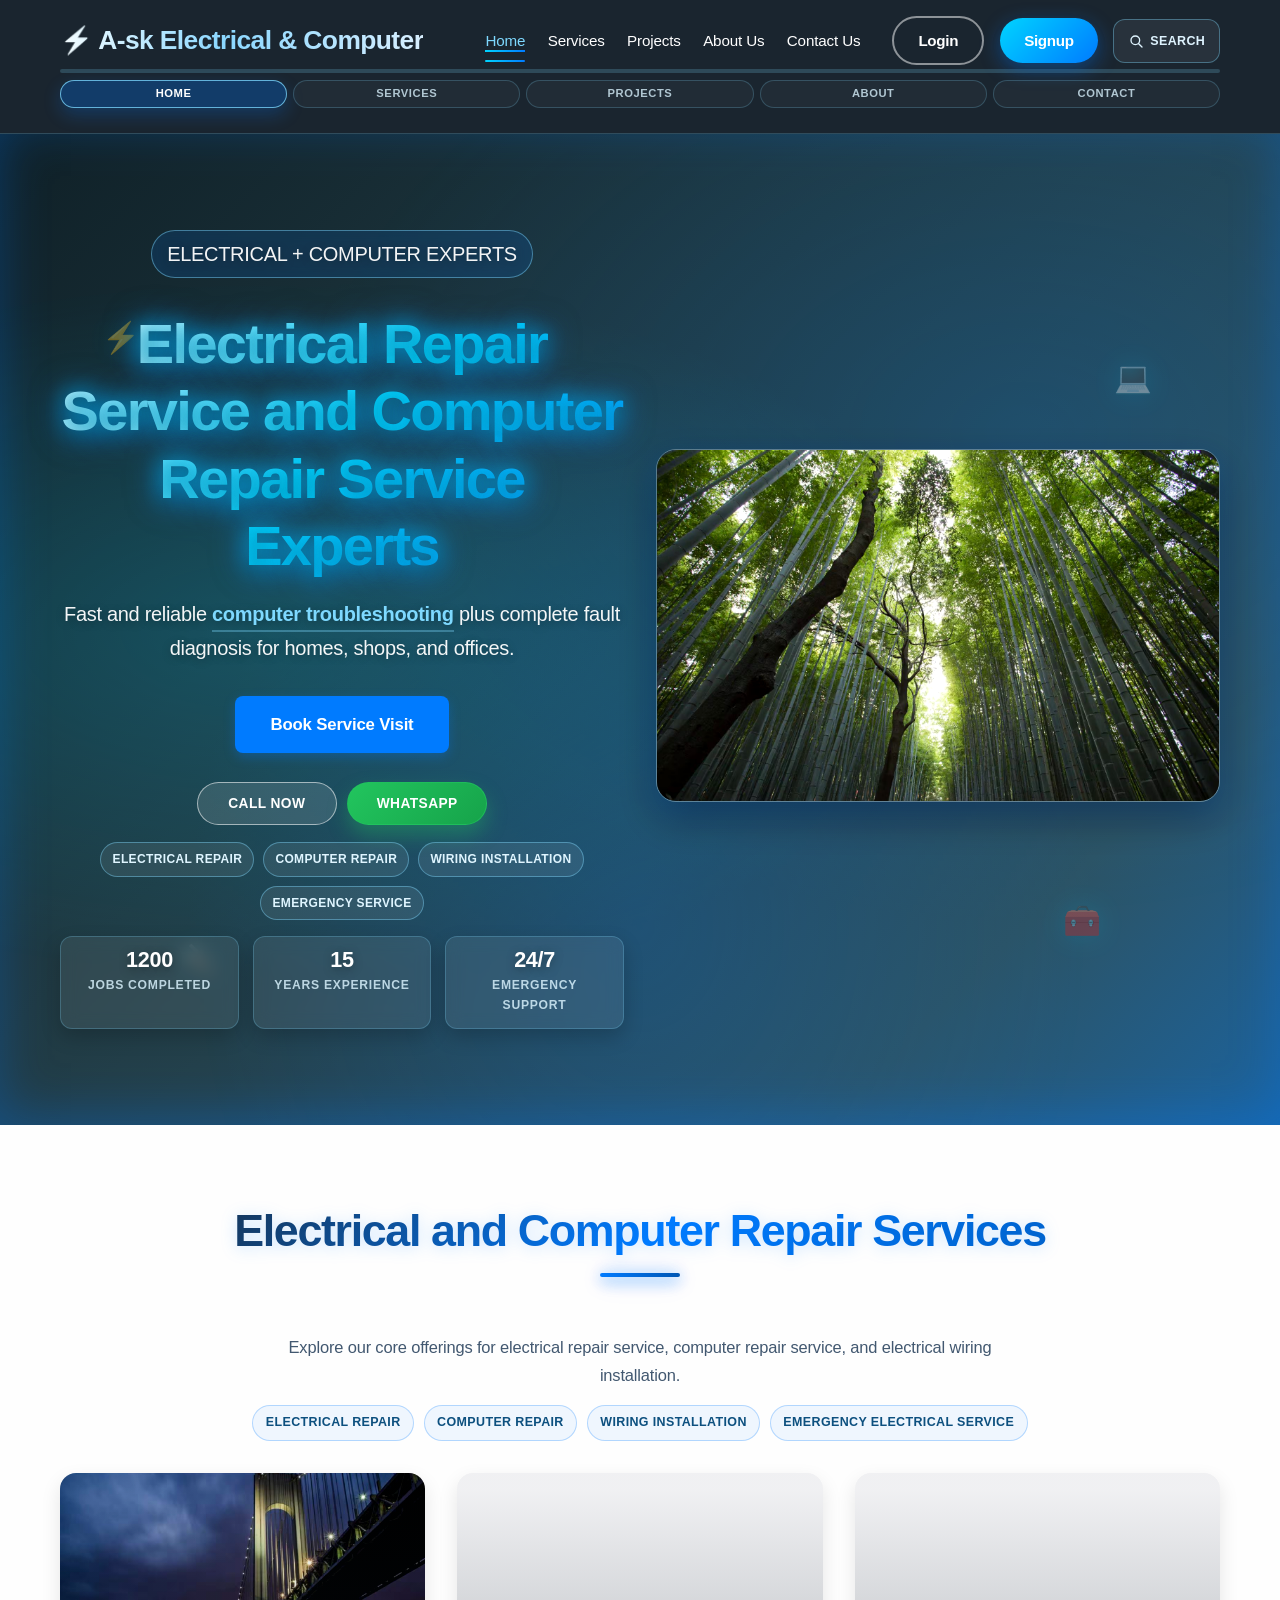
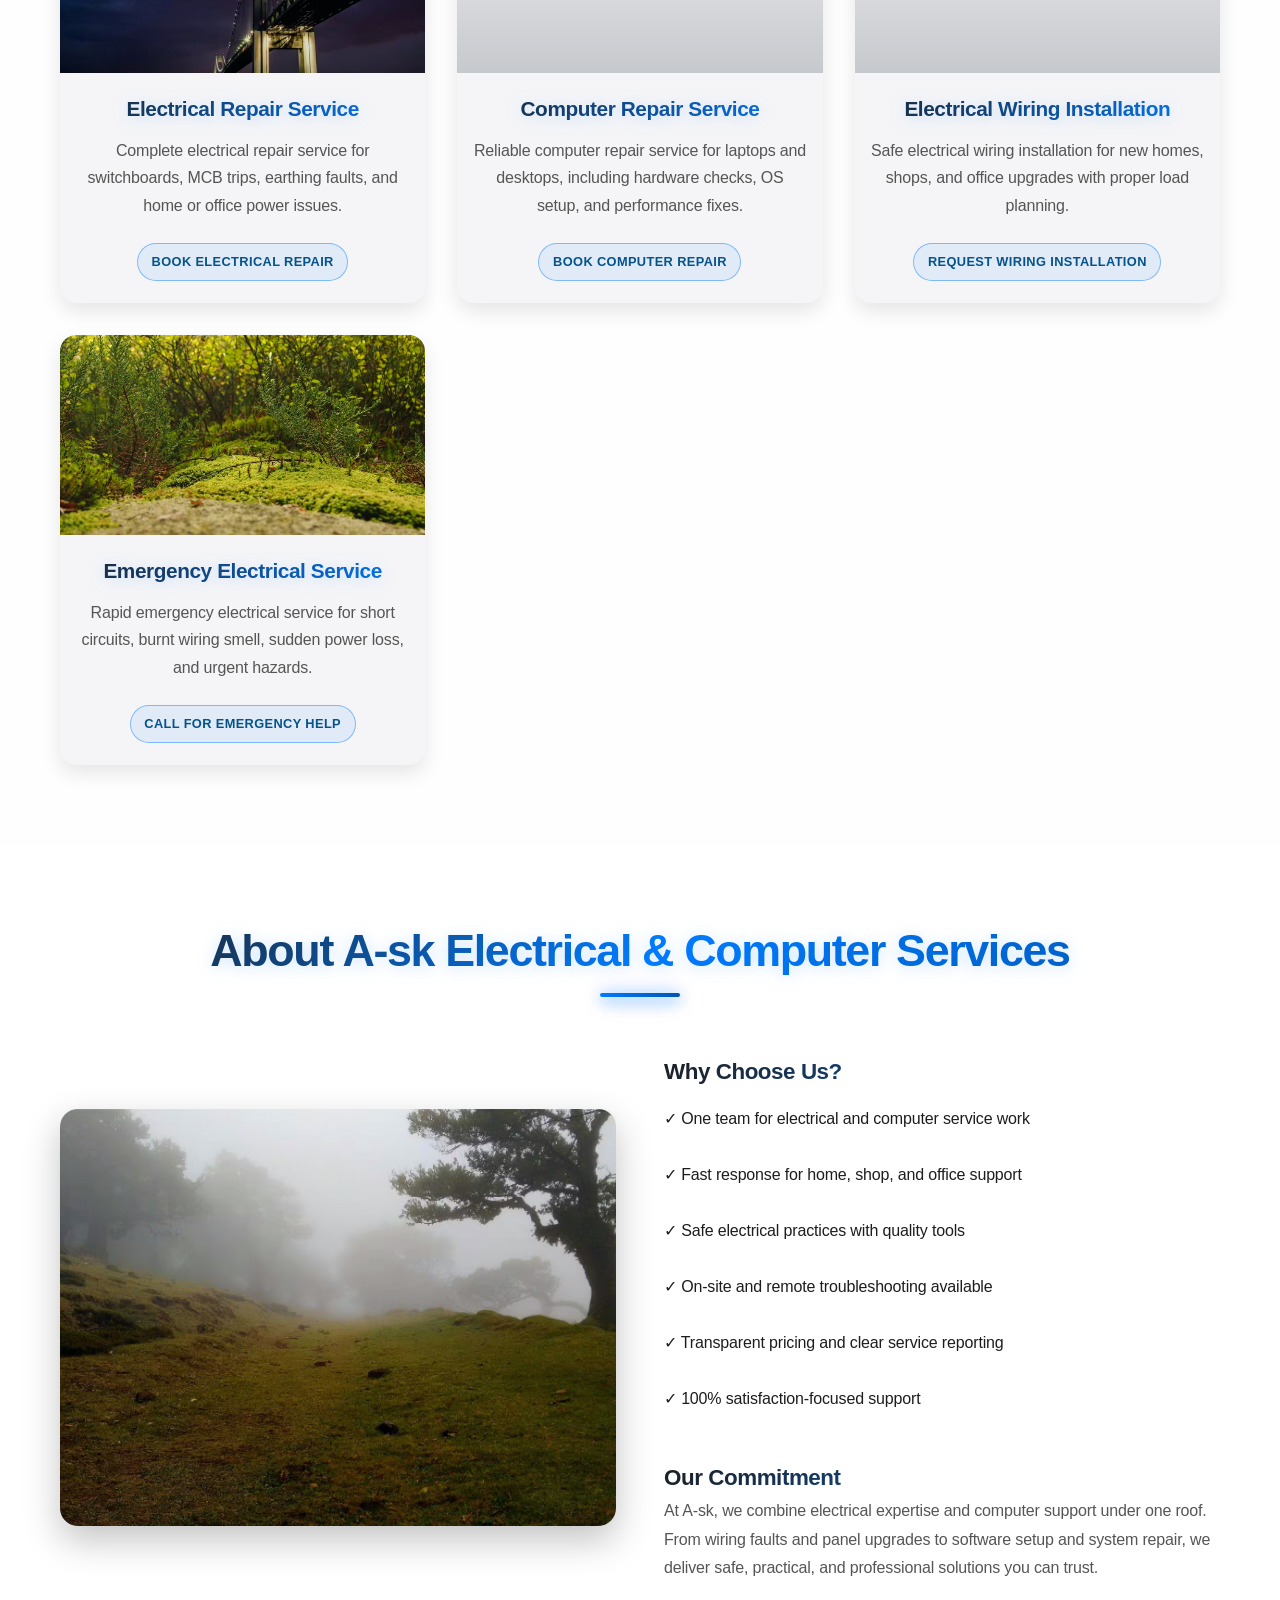
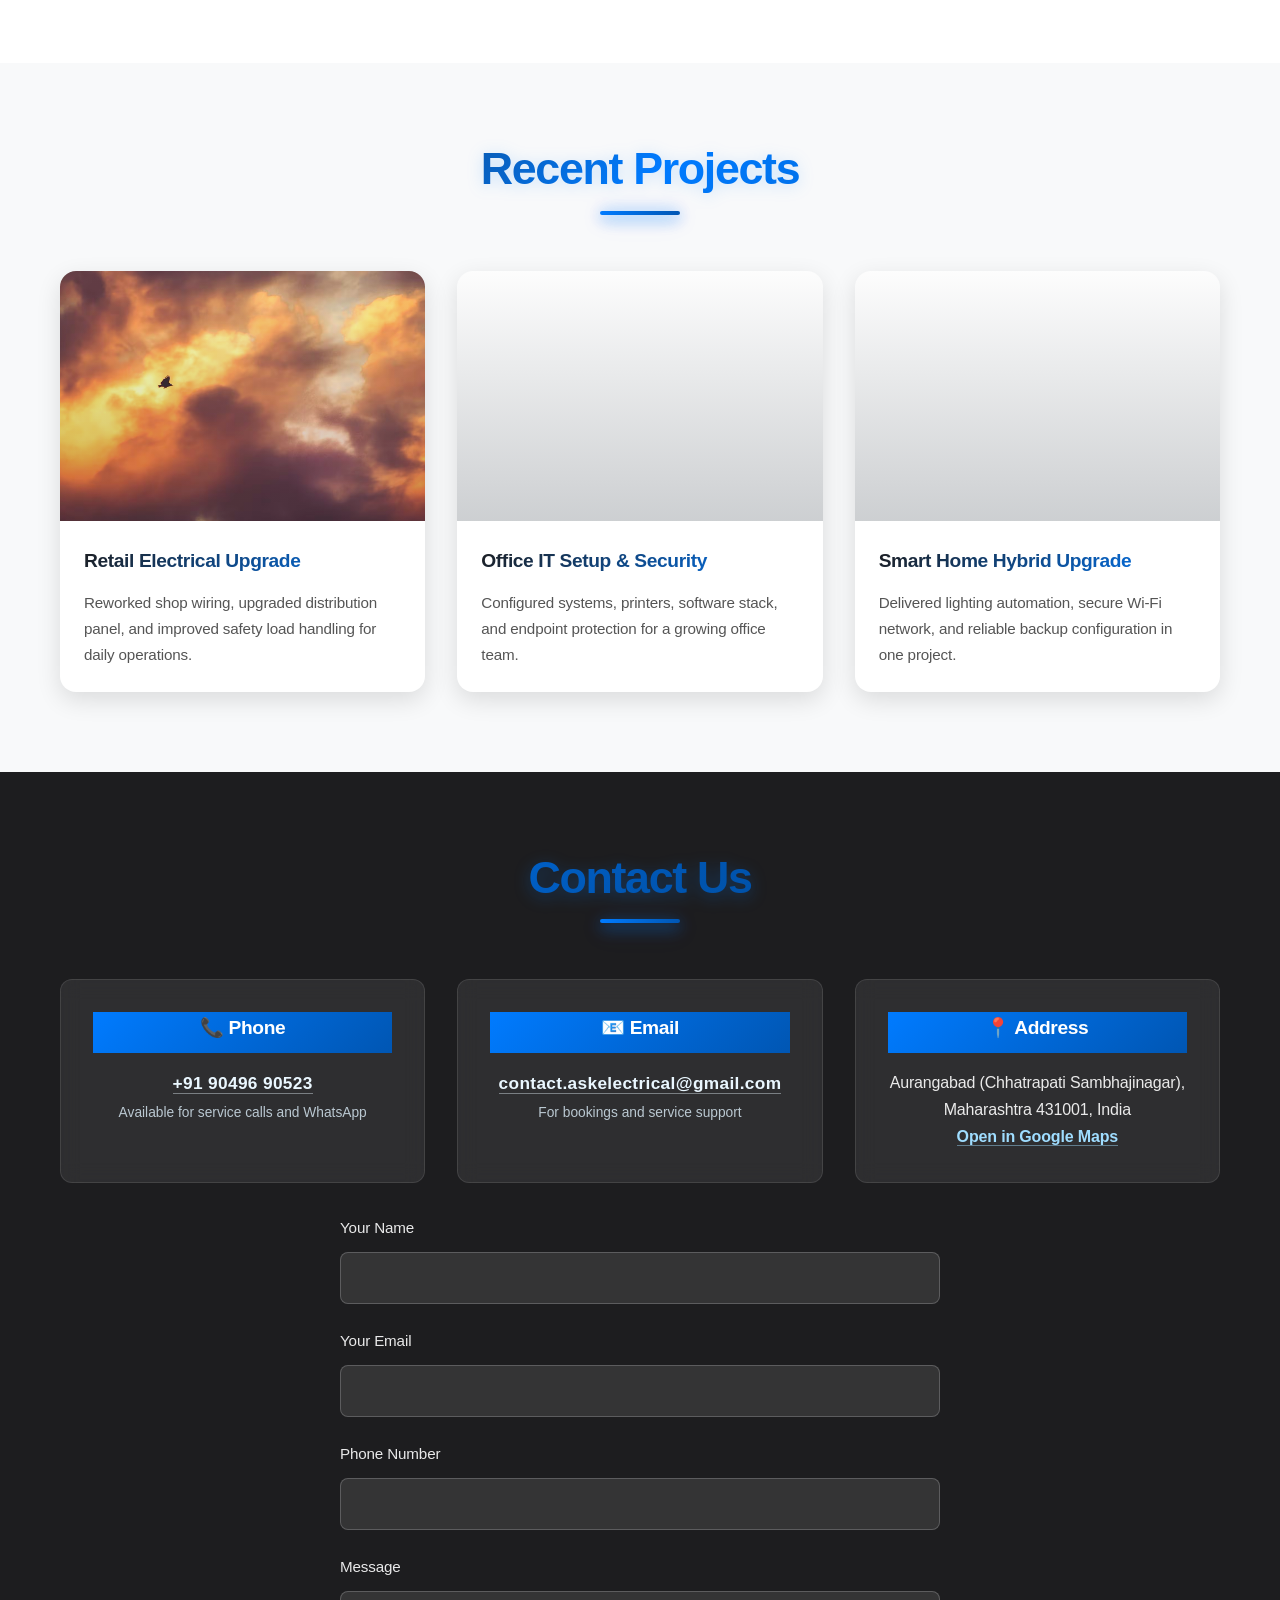
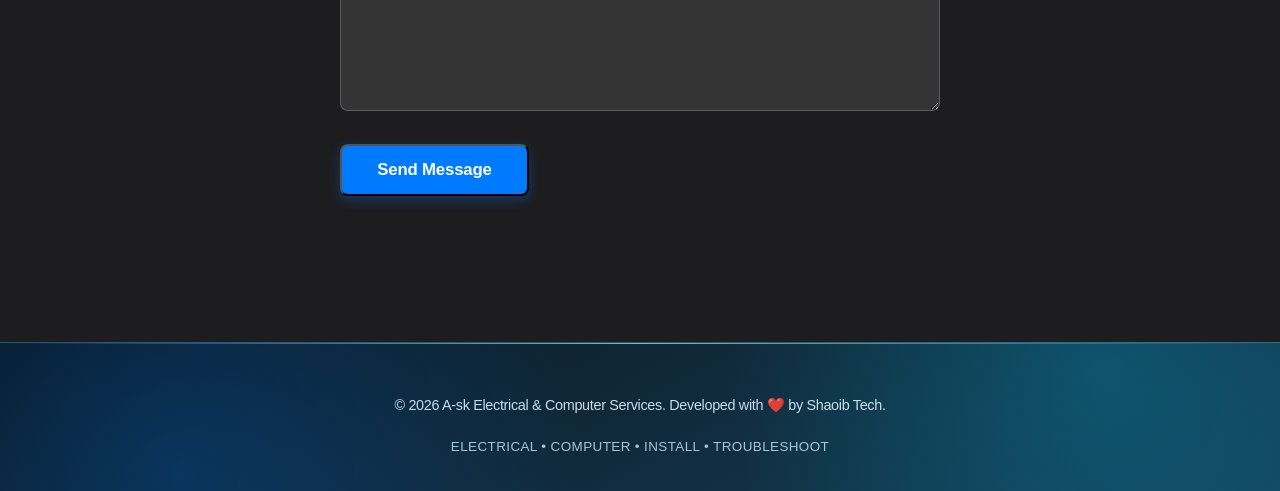
<file: index.html>
<!DOCTYPE html>
<html lang="en">
<head>
    <meta charset="UTF-8">
    <meta name="viewport" content="width=device-width, initial-scale=1.0">
    <title>Electrical Repair Service & Computer Repair Service | Electrical Wiring Installation | A-sk</title>
    <meta name="description" content="A-sk provides trusted electrical repair service, computer repair service, and electrical wiring installation for homes, shops, and offices in Aurangabad.">
    <meta name="keywords" content="electrical repair service, computer repair service, electrical wiring installation, emergency electrical service, laptop repair, wiring installation Aurangabad">
    <meta name="robots" content="index,follow">
    <link rel="canonical" href="https://askelectricalservice.me/">
    <link rel="icon" type="image/svg+xml" href="images/favicon.svg">
    <link rel="shortcut icon" href="images/favicon.svg">

    <meta property="og:type" content="website">
    <meta property="og:site_name" content="A-sk Electrical &amp; Computer Services">
    <meta property="og:title" content="Electrical Repair Service &amp; Computer Repair Service | A-sk">
    <meta property="og:description" content="Book electrical repair service, computer repair service, and electrical wiring installation with A-sk Electrical and Computer Services.">
    <meta property="og:url" content="https://askelectricalservice.me/">
    <meta property="og:image" content="https://askelectricalservice.me/images/hero.jpg">
    <meta property="og:locale" content="en_IN">

    <meta name="twitter:card" content="summary_large_image">
    <meta name="twitter:title" content="Electrical Repair Service &amp; Computer Repair Service | A-sk">
    <meta name="twitter:description" content="Trusted electrical repair service, computer repair service, and electrical wiring installation.">
    <meta name="twitter:image" content="https://askelectricalservice.me/images/hero.jpg">

    <script type="application/ld+json">
        {
            "@context": "https://schema.org",
            "@type": "LocalBusiness",
            "name": "A-sk Electrical and Computer Services",
            "url": "https://askelectricalservice.me/",
            "image": "https://askelectricalservice.me/images/hero.jpg",
            "telephone": "+91-90496-90523",
            "email": "contact.askelectrical@gmail.com",
            "priceRange": "$$",
            "address": {
                "@type": "PostalAddress",
                "addressLocality": "Aurangabad (Chhatrapati Sambhajinagar)",
                "addressRegion": "Maharashtra",
                "postalCode": "431001",
                "addressCountry": "IN"
            },
            "areaServed": [
                "Aurangabad",
                "Chhatrapati Sambhajinagar"
            ],
            "serviceType": [
                "Electrical Repair Service",
                "Computer Repair Service",
                "Electrical Wiring Installation",
                "Electrical Wiring and Rewiring",
                "Panel Upgrades and Safety Check",
                "Emergency Electrical Repairs",
                "Software Installation and OS Setup",
                "Laptop and Desktop Repair",
                "Network, Printer and CCTV Setup"
            ],
            "sameAs": [
                "https://wa.me/919049690523"
            ]
        }
    </script>

    <link rel="stylesheet" href="Styles.css">

</head>
<body>
    <a class="skip-link" href="#main-content">Skip to main content</a>

    <!-- Loading Screen -->
    <div class="loading-screen" id="loadingScreen" aria-live="polite" aria-label="Loading website">
        <div class="loading-inner">
            <p class="loading-kicker">A-SK ELECTRICAL SERVICE</p>
            <div class="loading-brand">⚡ A-sk Electrical & Computer</div>
            <p class="loading-tagline">Powering electrical and computer support...</p>
            <div class="loading-meter" aria-hidden="true">
                <span class="loading-meter-fill" id="loadingMeterFill"></span>
            </div>
            <div class="loading-dots" aria-hidden="true">
                <span></span>
                <span></span>
                <span></span>
            </div>
        </div>
    </div>

    <!-- Scroll Progress Bar -->
    <div class="scroll-progress-bar"></div>

    <!-- Header & Navigation -->
    <header>
        <div class="container">
            <div class="logo">
                <span class="logo-full">⚡ A-sk Electrical & Computer</span>
                <span class="logo-short">⚡ A-sk Electrical</span>
            </div>

            <div class="mobile-menu" id="mobileMenu">
                <nav aria-label="Main Navigation">
                    <ul>
                        <li><a href="#home">Home</a></li>
                        <li><a href="#services">Services</a></li>
                        <li><a href="#portfolio">Projects</a></li>
                        <li><a href="#about">About Us</a></li>
                        <li><a href="#contact">Contact Us</a></li>
                    </ul>
                    <span class="nav-active-indicator" id="navActiveIndicator" aria-hidden="true"></span>
                </nav>
                <div class="header-auth">
                    <a href="login.html" class="btn-login" rel="nofollow" aria-label="Login to your service account">Login</a>
                    <a href="signup.html" class="btn-signup" rel="nofollow" aria-label="Create a new service account">Signup</a>
                </div>
            </div>

            <div class="header-search-wrap">
                <button
                    class="search-toggle-btn"
                    id="searchToggleBtn"
                    type="button"
                    aria-label="Open site search"
                    aria-expanded="false"
                    aria-controls="searchDropdown"
                >
                    <svg class="search-toggle-icon" aria-hidden="true" viewBox="0 0 24 24" focusable="false">
                        <circle cx="11" cy="11" r="6.5" fill="none"></circle>
                        <line x1="16" y1="16" x2="21" y2="21"></line>
                    </svg>
                    <span class="search-toggle-text">Search</span>
                </button>
                <div class="search-dropdown" id="searchDropdown" aria-hidden="true">
                    <div class="quick-search-shell">
                        <label for="siteSearchInput" class="sr-only">Search services, projects, and pages</label>
                        <div class="search-input-row">
                            <input
                                type="search"
                                id="siteSearchInput"
                                class="site-search-input"
                                placeholder="Try: wiring, laptop repair, network, contact"
                                autocomplete="off"
                                spellcheck="false"
                            >
                            <button type="button" class="clear-search-btn" id="clearSiteSearch">Clear</button>
                        </div>
                        <p class="search-hint">Search across services, projects, about, contact, login, and signup.</p>
                        <div id="siteSearchResults" class="search-results" role="status" aria-live="polite"></div>
                    </div>
                </div>
            </div>

            <button
                class="mobile-menu-btn"
                id="mobileMenuBtn"
                type="button"
                aria-label="Open navigation menu"
                aria-expanded="false"
                aria-controls="mobileMenu"
            >
                <span></span>
                <span></span>
                <span></span>
            </button>
        </div>

        <div class="section-progress-shell" id="sectionProgressShell" aria-label="Section progress tracker">
            <div class="section-progress-track">
                <span class="section-progress-fill" id="sectionProgressFill"></span>
            </div>
            <div class="section-progress-labels" role="list">
                <a href="#home" class="section-progress-label" data-section-target="home" role="listitem">Home</a>
                <a href="#services" class="section-progress-label" data-section-target="services" role="listitem">Services</a>
                <a href="#portfolio" class="section-progress-label" data-section-target="portfolio" role="listitem">Projects</a>
                <a href="#about" class="section-progress-label" data-section-target="about" role="listitem">About</a>
                <a href="#contact" class="section-progress-label" data-section-target="contact" role="listitem">Contact</a>
            </div>
        </div>
    </header>

    <main id="main-content">

    <!-- Hero Section -->
    <section id="home" class="hero" aria-labelledby="home-heading">
        <div class="hero-fx" aria-hidden="true">
            <span class="float-icon fi-1">⚡</span>
            <span class="float-icon fi-2">💻</span>
            <span class="float-icon fi-3">🔌</span>
            <span class="float-icon fi-4">🧰</span>
        </div>
        <div class="container">
            <div class="hero-content">
                <div class="hero-text">
                    <p class="hero-pill">Electrical + Computer Experts</p>
                    <h1 class="animated-title" id="home-heading">Electrical Repair Service and Computer Repair Service Experts</h1>
                    <p>Fast and reliable <span class="word-rotator" id="serviceWord">electrical wiring installation</span> plus complete fault diagnosis for homes, shops, and offices.</p>
                    <a href="#contact" class="btn">Book Service Visit</a>
                    <div class="hero-quick-actions" aria-label="Quick contact actions">
                        <a href="tel:+919049690523" class="hero-quick-link call-link">Call Now</a>
                        <a href="https://wa.me/919049690523?text=Hi%20A-sk%20team%2C%20I%20need%20service%20support." class="hero-quick-link whatsapp-link" target="_blank" rel="noopener noreferrer">WhatsApp</a>
                    </div>
                    <nav class="hero-service-links" aria-label="Popular services">
                        <a href="#electrical-repair-service">Electrical Repair</a>
                        <a href="#computer-repair-service">Computer Repair</a>
                        <a href="#wiring-installation-service">Wiring Installation</a>
                        <a href="#emergency-electrical-service">Emergency Service</a>
                    </nav>
                    <div class="hero-stats" aria-label="Service Statistics">
                        <div class="stat-card">
                            <span class="stat-number" data-target="1200">0</span>
                            <span class="stat-label">Jobs Completed</span>
                        </div>
                        <div class="stat-card">
                            <span class="stat-number" data-target="15">0</span>
                            <span class="stat-label">Years Experience</span>
                        </div>
                        <div class="stat-card">
                            <span class="stat-number" data-target="24" data-suffix="/7">0</span>
                            <span class="stat-label">Emergency Support</span>
                        </div>
                    </div>
                </div>
                <picture>
                    <source srcset="images/hero.avif" type="image/avif">
                    <source srcset="images/hero.webp" type="image/webp">
                    <img src="images/hero.jpg" alt="Technician delivering electrical repair and computer repair service" class="hero-image" fetchpriority="high" decoding="async">
                </picture>
            </div>
        </div>
    </section>

    <!-- Services Section -->
    <section id="services" aria-labelledby="services-heading">
        <div class="container">
            <h2 id="services-heading">Electrical and Computer Repair Services</h2>
            <p class="services-intro">Explore our core offerings for electrical repair service, computer repair service, and electrical wiring installation.</p>
            <nav class="service-jump-links" aria-label="Service section links">
                <a href="#electrical-repair-service">Electrical Repair</a>
                <a href="#computer-repair-service">Computer Repair</a>
                <a href="#wiring-installation-service">Wiring Installation</a>
                <a href="#emergency-electrical-service">Emergency Electrical Service</a>
            </nav>
            <div class="services-grid">
                <article class="service-card" id="electrical-repair-service" aria-labelledby="electrical-repair-heading">
                    <div class="service-image-wrapper">
                        <picture>
                            <source srcset="images/service-maintenance.avif" type="image/avif">
                            <source srcset="images/service-maintenance.webp" type="image/webp">
                            <img src="images/service-maintenance.jpg" alt="Electrical repair service technician performing safety checks" class="service-image" loading="lazy" decoding="async">
                        </picture>
                    </div>
                    <h2 id="electrical-repair-heading">Electrical Repair Service</h2>
                    <p>Complete electrical repair service for switchboards, MCB trips, earthing faults, and home or office power issues.</p>
                    <a class="service-inline-link" href="#contact">Book Electrical Repair</a>
                </article>
                <article class="service-card" id="computer-repair-service" aria-labelledby="computer-repair-heading">
                    <div class="service-image-wrapper">
                        <picture>
                            <source srcset="images/service-os-reinstall.avif" type="image/avif">
                            <source srcset="images/service-os-reinstall.webp" type="image/webp">
                            <img src="images/service-os-reinstall.jpg" alt="Computer repair service for laptop and desktop systems" class="service-image" loading="lazy" decoding="async">
                        </picture>
                    </div>
                    <h2 id="computer-repair-heading">Computer Repair Service</h2>
                    <p>Reliable computer repair service for laptops and desktops, including hardware checks, OS setup, and performance fixes.</p>
                    <a class="service-inline-link" href="#contact">Book Computer Repair</a>
                </article>
                <article class="service-card" id="wiring-installation-service" aria-labelledby="wiring-installation-heading">
                    <div class="service-image-wrapper">
                        <picture>
                            <source srcset="images/service-troubleshooting.avif" type="image/avif">
                            <source srcset="images/service-troubleshooting.webp" type="image/webp">
                            <img src="images/service-troubleshooting.jpg" alt="Electrical wiring installation and rewiring service" class="service-image" loading="lazy" decoding="async">
                        </picture>
                    </div>
                    <h2 id="wiring-installation-heading">Electrical Wiring Installation</h2>
                    <p>Safe electrical wiring installation for new homes, shops, and office upgrades with proper load planning.</p>
                    <a class="service-inline-link" href="#contact">Request Wiring Installation</a>
                </article>
                <article class="service-card" id="emergency-electrical-service" aria-labelledby="emergency-electrical-heading">
                    <div class="service-image-wrapper">
                        <picture>
                            <source srcset="images/service-repair.avif" type="image/avif">
                            <source srcset="images/service-repair.webp" type="image/webp">
                            <img src="images/service-repair.jpg" alt="Emergency electrical service for urgent power faults" class="service-image" loading="lazy" decoding="async">
                        </picture>
                    </div>
                    <h2 id="emergency-electrical-heading">Emergency Electrical Service</h2>
                    <p>Rapid emergency electrical service for short circuits, burnt wiring smell, sudden power loss, and urgent hazards.</p>
                    <a class="service-inline-link" href="#contact">Call for Emergency Help</a>
                </article>
            </div>
        </div>
    </section>

    <!-- About Section -->
    <section id="about" class="about">
        <div class="container">
            <h2>About A-sk Electrical & Computer Services</h2>
            <div class="about-content">
                <div class="about-image-wrapper">
                    <picture>
                        <source srcset="images/about-team.avif" type="image/avif">
                        <source srcset="images/about-team.webp" type="image/webp">
                        <img src="images/about-team.jpg" alt="A-sk service team" class="about-image" loading="lazy" decoding="async">
                    </picture>
                </div>
                <div>
                    <h3>Why Choose Us?</h3>
                    <ul class="about-list">
                        <li>✓ One team for electrical and computer service work</li>
                        <li>✓ Fast response for home, shop, and office support</li>
                        <li>✓ Safe electrical practices with quality tools</li>
                        <li>✓ On-site and remote troubleshooting available</li>
                        <li>✓ Transparent pricing and clear service reporting</li>
                        <li>✓ 100% satisfaction-focused support</li>
                    </ul>
                    <h3>Our Commitment</h3>
                    <p>At A-sk, we combine electrical expertise and computer support under one roof. From wiring faults and panel upgrades to software setup and system repair, we deliver safe, practical, and professional solutions you can trust.</p>
                </div>
            </div>
        </div>
    </section>

    <!-- Portfolio Section -->
    <section id="portfolio">
        <div class="container">
            <h2>Recent Projects</h2>
            <div class="portfolio-grid">
                <div class="portfolio-item">
                    <div class="portfolio-image-wrapper">
                        <picture>
                            <source srcset="images/project-office.avif" type="image/avif">
                            <source srcset="images/project-office.webp" type="image/webp">
                            <img src="images/project-office.jpg" alt="Commercial electrical upgrade project" class="portfolio-image" loading="lazy" decoding="async">
                        </picture>
                    </div>
                    <div class="portfolio-info">
                        <h3>Retail Electrical Upgrade</h3>
                        <p>Reworked shop wiring, upgraded distribution panel, and improved safety load handling for daily operations.</p>
                    </div>
                </div>
                <div class="portfolio-item">
                    <div class="portfolio-image-wrapper">
                        <picture>
                            <source srcset="images/project-laptop.avif" type="image/avif">
                            <source srcset="images/project-laptop.webp" type="image/webp">
                            <img src="images/project-laptop.jpg" alt="Office IT setup project" class="portfolio-image" loading="lazy" decoding="async">
                        </picture>
                    </div>
                    <div class="portfolio-info">
                        <h3>Office IT Setup & Security</h3>
                        <p>Configured systems, printers, software stack, and endpoint protection for a growing office team.</p>
                    </div>
                </div>
                <div class="portfolio-item">
                    <div class="portfolio-image-wrapper">
                        <picture>
                            <source srcset="images/project-recovery.avif" type="image/avif">
                            <source srcset="images/project-recovery.webp" type="image/webp">
                            <img src="images/project-recovery.jpg" alt="Smart home electrical and network project" class="portfolio-image" loading="lazy" decoding="async">
                        </picture>
                    </div>
                    <div class="portfolio-info">
                        <h3>Smart Home Hybrid Upgrade</h3>
                        <p>Delivered lighting automation, secure Wi-Fi network, and reliable backup configuration in one project.</p>
                    </div>
                </div>
            </div>
        </div>
    </section>

    <!-- Contact Section -->
    <section id="contact" class="contact" aria-labelledby="contact-heading">
        <div class="container">
            <h2 id="contact-heading">Contact Us</h2>
            <div class="contact-info" aria-label="Service contact information">
                <article class="contact-item">
                    <h3>📞 Phone</h3>
                    <p>
                        <a class="contact-phone-link" href="tel:+919049690523" aria-label="Call A-sk Electrical and Computer Services">+91 90496 90523</a><br>
                        <span class="contact-note">Available for service calls and WhatsApp</span>
                    </p>
                </article>
                <article class="contact-item">
                    <h3>📧 Email</h3>
                    <p>
                        <a class="contact-email-link" href="mailto:contact.askelectrical@gmail.com?subject=Service%20Request%20-%20A-sk%20Electrical%20%26%20Computer" aria-label="Email A-sk Electrical and Computer Services">contact.askelectrical@gmail.com</a><br>
                        <span class="contact-note">For bookings and service support</span>
                    </p>
                </article>
                <article class="contact-item">
                    <h3>📍 Address</h3>
                    <address>
                        Aurangabad (Chhatrapati Sambhajinagar), Maharashtra 431001, India<br>
                        <a class="contact-map-link" href="https://www.google.com/maps?q=19.895975,75.288890" target="_blank" rel="noopener noreferrer" aria-label="Open business location in Google Maps">Open in Google Maps</a>
                    </address>
                </article>
            </div>
            
            <form class="contact-form" action="https://formsubmit.co/contact.askelectrical@gmail.com" method="POST">
                <input type="hidden" name="_captcha" value="false">
                <input type="hidden" name="_subject" value="New Contact Message - A-sk Electrical & Computer">
                <input type="hidden" name="_template" value="table">
                <div class="form-group">
                    <label for="name">Your Name</label>
                    <input type="text" id="name" name="name" autocomplete="name" required>
                </div>
                <div class="form-group">
                    <label for="email">Your Email</label>
                    <input type="email" id="email" name="email" autocomplete="email" required>
                </div>
                <div class="form-group">
                    <label for="phone">Phone Number</label>
                    <input type="tel" id="phone" name="phone" autocomplete="tel">
                </div>
                <div class="form-group">
                    <label for="message">Message</label>
                    <textarea id="message" name="message" required></textarea>
                </div>
                <button type="submit" class="btn">Send Message</button>
                <p class="contact-response" id="contactFormMessage" role="status" aria-live="polite"></p>
            </form>
        </div>
    </section>
    </main>

    <div class="mobile-quick-cta" aria-label="Mobile quick actions">
        <a href="tel:+919049690523" class="mobile-quick-link mobile-call">Call Now</a>
        <a href="https://wa.me/919049690523?text=Hi%20A-sk%20team%2C%20I%20need%20service%20support." class="mobile-quick-link mobile-whatsapp" target="_blank" rel="noopener noreferrer">WhatsApp</a>
    </div>

    <!-- Footer -->
    <footer class="site-footer">
        <div class="container footer-shell">
            <p class="footer-copy">&copy; 2026 A-sk Electrical &amp; Computer Services. Developed with ❤️ by Shaoib Tech.</p>
            <p class="footer-service-line">Electrical • Computer • Install • Troubleshoot</p>
        </div>
    </footer>

    <!-- Back to Top Button -->
    <button class="back-to-top" id="backToTop" title="Back to top" aria-label="Back to top">↑</button>

    <script src="script.js"></script>
</body>
</html>
</file>
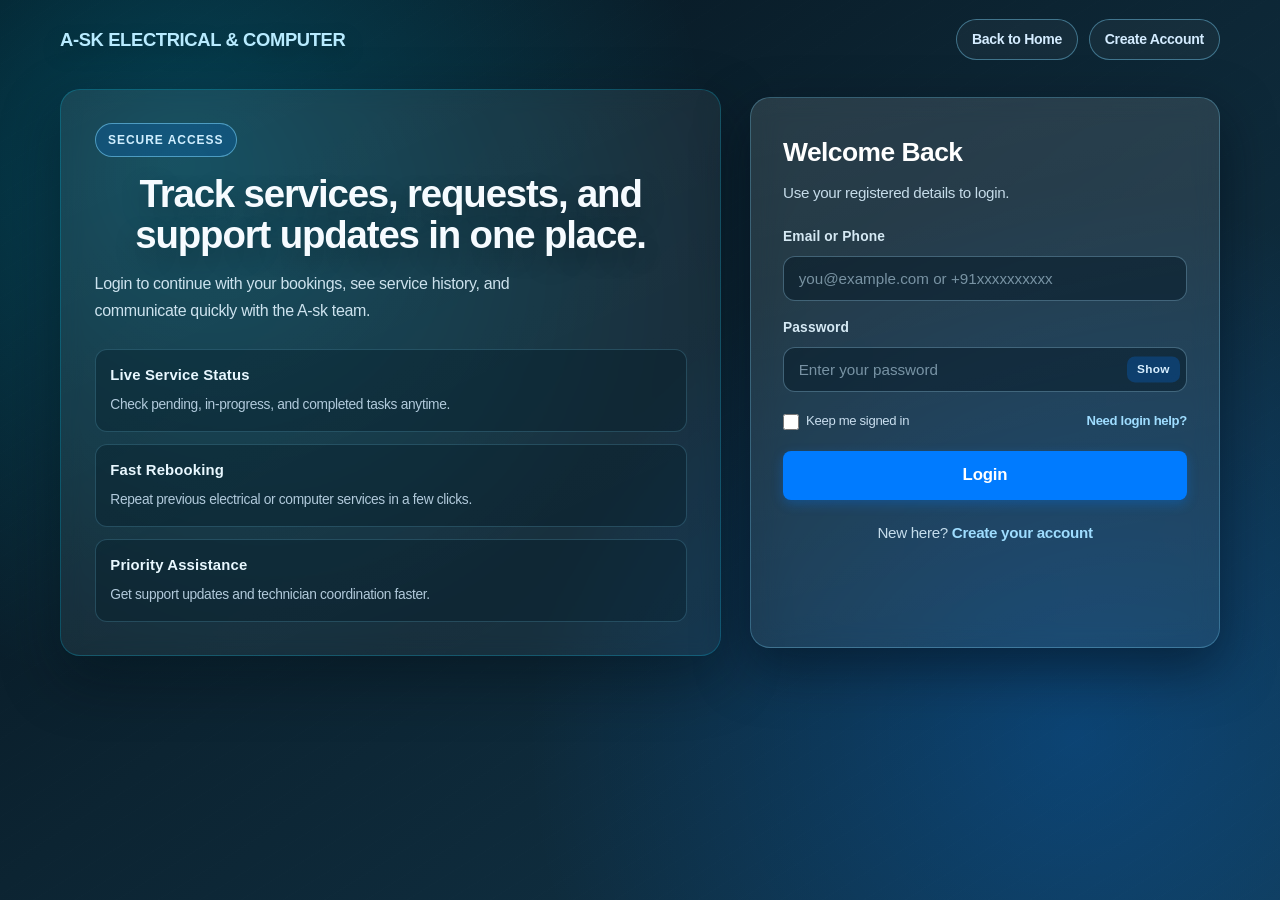
<file: login.html>
<!DOCTYPE html>
<html lang="en">
<head>
    <meta charset="UTF-8">
    <meta name="viewport" content="width=device-width, initial-scale=1.0">
    <meta name="description" content="Login to A-sk Electrical and Computer Services account.">
    <meta name="robots" content="noindex,follow">
    <link rel="canonical" href="https://askelectricalservice.me/login.html">
    <link rel="icon" type="image/svg+xml" href="images/favicon.svg">
    <link rel="shortcut icon" href="images/favicon.svg">
    <link rel="stylesheet" href="Styles.css">
    <title>Login | A-sk Electrical and Computer Services</title>
</head>
<body class="auth-page">
    <div class="auth-shell">
        <div class="container">
            <div class="auth-topbar">
                <a href="index.html" class="auth-brand">A-sk Electrical &amp; Computer</a>
                <div class="auth-links">
                    <a href="index.html" class="auth-link">Back to Home</a>
                    <a href="signup.html" class="auth-link">Create Account</a>
                </div>
            </div>

            <main class="auth-main">
                <section class="auth-intro" aria-label="Login Information">
                    <span class="auth-kicker">Secure Access</span>
                    <h2 class="auth-title">Track services, requests, and support updates in one place.</h2>
                    <p class="auth-copy">Login to continue with your bookings, see service history, and communicate quickly with the A-sk team.</p>

                    <div class="auth-feature-grid">
                        <div class="auth-feature">
                            <strong>Live Service Status</strong>
                            <span>Check pending, in-progress, and completed tasks anytime.</span>
                        </div>
                        <div class="auth-feature">
                            <strong>Fast Rebooking</strong>
                            <span>Repeat previous electrical or computer services in a few clicks.</span>
                        </div>
                        <div class="auth-feature">
                            <strong>Priority Assistance</strong>
                            <span>Get support updates and technician coordination faster.</span>
                        </div>
                    </div>
                </section>

                <section class="auth-card" aria-labelledby="loginTitle">
                    <h1 id="loginTitle">Welcome Back</h1>
                    <p>Use your registered details to login.</p>

                    <form class="auth-form" id="loginForm" data-success-message="Login successful. Redirecting to your dashboard." novalidate>
                        <div class="auth-field">
                            <label for="loginIdentity">Email or Phone</label>
                            <input
                                type="text"
                                id="loginIdentity"
                                name="identity"
                                autocomplete="username"
                                placeholder="you@example.com or +91xxxxxxxxxx"
                                required
                            >
                        </div>

                        <div class="auth-field">
                            <label for="loginPassword">Password</label>
                            <div class="password-field">
                                <input
                                    type="password"
                                    id="loginPassword"
                                    name="password"
                                    autocomplete="current-password"
                                    minlength="8"
                                    placeholder="Enter your password"
                                    required
                                >
                                <button type="button" class="password-toggle" data-password-target="loginPassword" aria-label="Show password">Show</button>
                            </div>
                        </div>

                        <div class="auth-row">
                            <label class="checkbox-label" for="rememberSession">
                                <input type="checkbox" id="rememberSession" name="remember">
                                Keep me signed in
                            </label>
                            <a href="mailto:contact.askelectrical@gmail.com" class="auth-inline-link">Need login help?</a>
                        </div>

                        <button type="submit" class="btn auth-submit">Login</button>

                        <p class="auth-switch">New here? <a href="signup.html">Create your account</a></p>
                        <p class="auth-response" id="loginFormMessage" role="status" aria-live="polite"></p>
                    </form>
                </section>
            </main>
        </div>
    </div>

    <script src="script.js"></script>
</body>
</html>
</file>
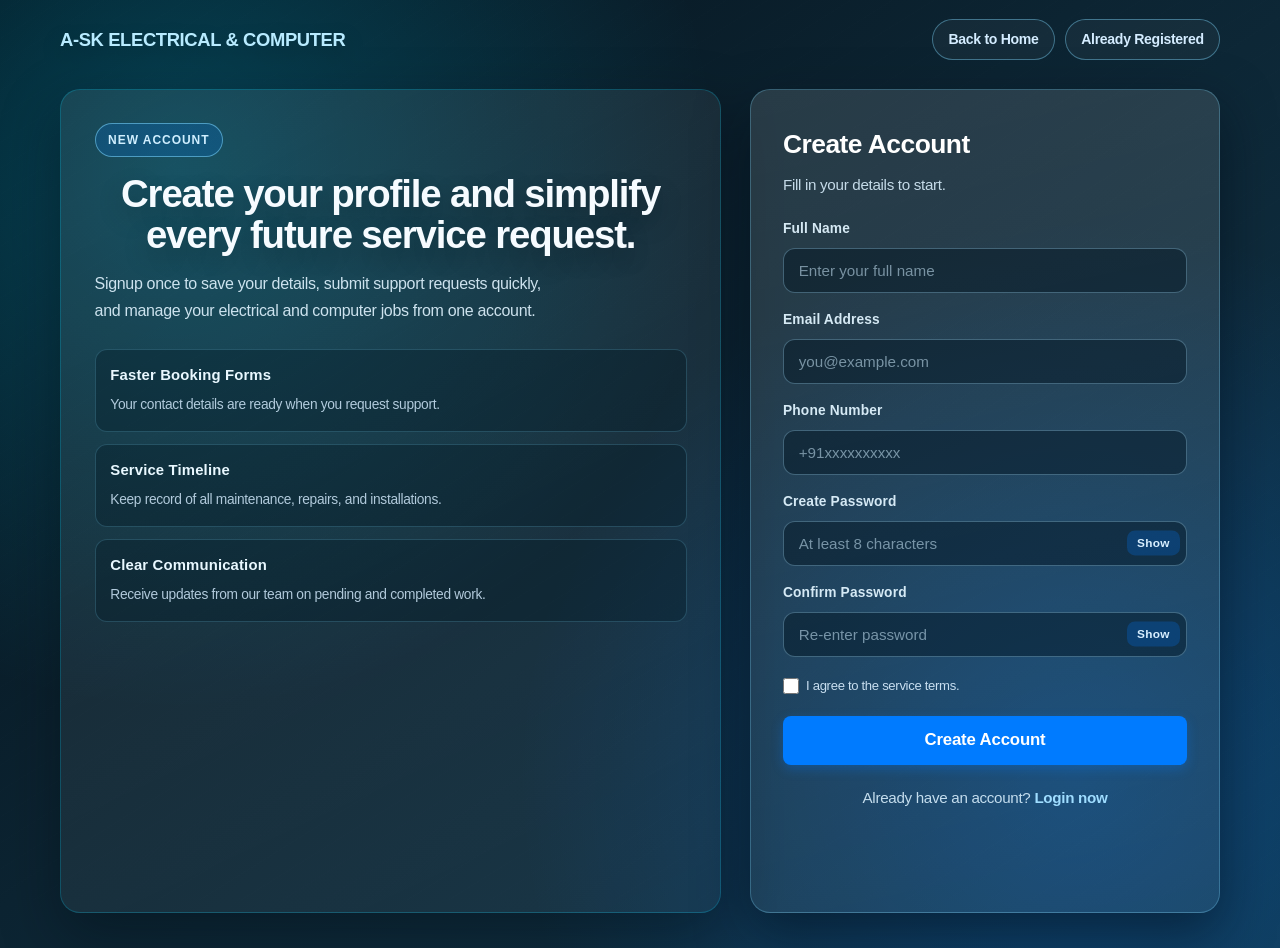
<file: signup.html>
<!DOCTYPE html>
<html lang="en">
<head>
    <meta charset="UTF-8">
    <meta name="viewport" content="width=device-width, initial-scale=1.0">
    <meta name="description" content="Create an account on A-sk Electrical and Computer Services.">
    <meta name="robots" content="noindex,follow">
    <link rel="canonical" href="https://askelectricalservice.me/signup.html">
    <link rel="icon" type="image/svg+xml" href="images/favicon.svg">
    <link rel="shortcut icon" href="images/favicon.svg">
    <link rel="stylesheet" href="Styles.css">
    <title>Signup | A-sk Electrical and Computer Services</title>
</head>
<body class="auth-page">
    <div class="auth-shell">
        <div class="container">
            <div class="auth-topbar">
                <a href="index.html" class="auth-brand">A-sk Electrical &amp; Computer</a>
                <div class="auth-links">
                    <a href="index.html" class="auth-link">Back to Home</a>
                    <a href="login.html" class="auth-link">Already Registered</a>
                </div>
            </div>

            <main class="auth-main">
                <section class="auth-intro" aria-label="Signup Information">
                    <span class="auth-kicker">New Account</span>
                    <h2 class="auth-title">Create your profile and simplify every future service request.</h2>
                    <p class="auth-copy">Signup once to save your details, submit support requests quickly, and manage your electrical and computer jobs from one account.</p>

                    <div class="auth-feature-grid">
                        <div class="auth-feature">
                            <strong>Faster Booking Forms</strong>
                            <span>Your contact details are ready when you request support.</span>
                        </div>
                        <div class="auth-feature">
                            <strong>Service Timeline</strong>
                            <span>Keep record of all maintenance, repairs, and installations.</span>
                        </div>
                        <div class="auth-feature">
                            <strong>Clear Communication</strong>
                            <span>Receive updates from our team on pending and completed work.</span>
                        </div>
                    </div>
                </section>

                <section class="auth-card" aria-labelledby="signupTitle">
                    <h1 id="signupTitle">Create Account</h1>
                    <p>Fill in your details to start.</p>

                    <form class="auth-form" id="signupForm" data-success-message="Account created successfully. You can now login." novalidate>
                        <div class="auth-field">
                            <label for="signupName">Full Name</label>
                            <input
                                type="text"
                                id="signupName"
                                name="fullName"
                                autocomplete="name"
                                placeholder="Enter your full name"
                                required
                            >
                        </div>

                        <div class="auth-field">
                            <label for="signupEmail">Email Address</label>
                            <input
                                type="email"
                                id="signupEmail"
                                name="email"
                                autocomplete="email"
                                placeholder="you@example.com"
                                required
                            >
                        </div>

                        <div class="auth-field">
                            <label for="signupPhone">Phone Number</label>
                            <input
                                type="tel"
                                id="signupPhone"
                                name="phone"
                                autocomplete="tel"
                                placeholder="+91xxxxxxxxxx"
                                required
                            >
                        </div>

                        <div class="auth-field">
                            <label for="signupPassword">Create Password</label>
                            <div class="password-field">
                                <input
                                    type="password"
                                    id="signupPassword"
                                    name="password"
                                    autocomplete="new-password"
                                    minlength="8"
                                    placeholder="At least 8 characters"
                                    required
                                >
                                <button type="button" class="password-toggle" data-password-target="signupPassword" aria-label="Show password">Show</button>
                            </div>
                        </div>

                        <div class="auth-field">
                            <label for="signupConfirmPassword">Confirm Password</label>
                            <div class="password-field">
                                <input
                                    type="password"
                                    id="signupConfirmPassword"
                                    name="confirmPassword"
                                    autocomplete="new-password"
                                    minlength="8"
                                    placeholder="Re-enter password"
                                    required
                                >
                                <button type="button" class="password-toggle" data-password-target="signupConfirmPassword" aria-label="Show confirm password">Show</button>
                            </div>
                        </div>

                        <div class="auth-row">
                            <label class="checkbox-label" for="acceptTerms">
                                <input type="checkbox" id="acceptTerms" name="terms" required>
                                I agree to the service terms.
                            </label>
                        </div>

                        <button type="submit" class="btn auth-submit">Create Account</button>

                        <p class="auth-switch">Already have an account? <a href="login.html">Login now</a></p>
                        <p class="auth-response" id="signupFormMessage" role="status" aria-live="polite"></p>
                    </form>
                </section>
            </main>
        </div>
    </div>

    <script src="script.js"></script>
</body>
</html>
</file>
<file: Styles.css>
* {
            margin: 0;
            padding: 0;
            box-sizing: border-box;
        }

        html {
            scroll-behavior: smooth;
            scroll-padding-top: 132px;
            overflow-x: hidden;
        }

        /* Page Loading Animation */
        body {
            opacity: 0;
            animation: fadeInPage 0.8s ease-in forwards;
            width: 100%;
        }

        @keyframes fadeInPage {
            to {
                opacity: 1;
            }
        }

        /* Professional Loading Screen */
        .loading-screen {
            position: fixed;
            top: 0;
            left: 0;
            width: 100%;
            height: 100%;
            background:
                radial-gradient(circle at 18% 20%, rgba(0, 212, 255, 0.24), transparent 44%),
                radial-gradient(circle at 82% 80%, rgba(0, 123, 255, 0.2), transparent 42%),
                linear-gradient(145deg, #06131d 0%, #0b2738 44%, #123a52 100%);
            background-size: 170% 170%;
            display: flex;
            justify-content: center;
            align-items: center;
            z-index: 10000;
            transition: opacity 0.8s ease, visibility 0.8s ease;
            overflow: hidden;
            isolation: isolate;
        }

        .loading-screen::before {
            content: '';
            position: absolute;
            inset: -20%;
            background: conic-gradient(
                from 0deg,
                rgba(0, 212, 255, 0.14),
                rgba(0, 123, 255, 0),
                rgba(0, 212, 255, 0.14)
            );
            animation: loadingSweep 8s linear infinite;
            z-index: -1;
        }

        .loading-inner {
            width: min(560px, calc(100vw - 36px));
            border: 1px solid rgba(126, 217, 255, 0.34);
            border-radius: 20px;
            padding: clamp(1rem, 3vw, 1.6rem);
            background: rgba(7, 27, 40, 0.68);
            backdrop-filter: blur(10px);
            box-shadow: 0 30px 58px rgba(0, 0, 0, 0.36);
            text-align: center;
            animation: loadingCardRise 0.8s ease-out;
        }

        .loading-screen.hidden {
            opacity: 0;
            visibility: hidden;
        }

        .loading-kicker {
            color: rgba(183, 228, 255, 0.86);
            font-size: 0.72rem;
            text-transform: uppercase;
            letter-spacing: 0.12em;
            font-weight: 700;
            margin-bottom: 0.45rem;
        }

        .loading-brand {
            font-size: clamp(1.6rem, 3.6vw, 2.6rem);
            font-weight: 800;
            line-height: 1.15;
            letter-spacing: -0.02em;
            color: #f0fbff;
            text-shadow:
                0 0 16px rgba(126, 217, 255, 0.26),
                0 0 30px rgba(0, 123, 255, 0.2);
            margin-bottom: 0.55rem;
            animation: loadingGlow 2.2s ease-in-out infinite;
        }

        .loading-tagline {
            color: rgba(214, 240, 255, 0.84);
            font-size: clamp(0.86rem, 2vw, 1rem);
            margin-bottom: 0.9rem;
        }

        .loading-meter {
            width: 100%;
            height: 8px;
            border-radius: 999px;
            background: rgba(255, 255, 255, 0.14);
            overflow: hidden;
            box-shadow: inset 0 0 0 1px rgba(255, 255, 255, 0.08);
        }

        .loading-meter-fill {
            display: block;
            width: 14%;
            height: 100%;
            border-radius: inherit;
            background: linear-gradient(90deg, #00d4ff 0%, #1d8eff 56%, #7fe0ff 100%);
            box-shadow: 0 0 18px rgba(0, 123, 255, 0.45);
            transition: width 1s cubic-bezier(0.23, 0.9, 0.35, 1);
        }

        .loading-screen.is-ready .loading-meter-fill {
            width: 100%;
        }

        .loading-dots {
            margin-top: 0.9rem;
            display: inline-flex;
            align-items: center;
            gap: 0.34rem;
        }

        .loading-dots span {
            width: 7px;
            height: 7px;
            border-radius: 50%;
            background: rgba(190, 236, 255, 0.84);
            animation: loadingDotPulse 1.1s ease-in-out infinite;
        }

        .loading-dots span:nth-child(2) {
            animation-delay: 0.16s;
        }

        .loading-dots span:nth-child(3) {
            animation-delay: 0.32s;
        }

        @keyframes loadingDotPulse {
            0%, 100% {
                transform: translateY(0);
                opacity: 0.45;
            }
            50% {
                transform: translateY(-4px);
                opacity: 1;
            }
        }

        @keyframes loadingGlow {
            0%,
            100% {
                opacity: 0.96;
            }
            50% {
                opacity: 1;
            }
        }

        @keyframes loadingCardRise {
            from {
                opacity: 0;
                transform: translateY(16px) scale(0.98);
            }
            to {
                opacity: 1;
                transform: translateY(0) scale(1);
            }
        }

        @keyframes loadingSweep {
            0% {
                transform: rotate(0deg);
            }
            100% {
                transform: rotate(360deg);
            }
        }

        /* Scroll Progress Bar */
        .scroll-progress-bar {
            position: fixed;
            top: 0;
            left: 0;
            height: 4px;
            background: linear-gradient(90deg, #00d4ff 0%, #007bff 50%, #0056b3 100%);
            z-index: 10001;
            transform-origin: left;
            transform: scaleX(0);
            transition: transform 0.1s ease;
            box-shadow: 0 2px 15px rgba(0, 123, 255, 0.7), 0 0 30px rgba(0, 212, 255, 0.5);
        }

        :root {
            --bg-color: #ffffff;
            --text-color: #1d1d1f;
            --header-bg: rgba(29, 29, 31, 0.98);
            --header-text: white;
            --section-bg: #ffffff;
            --card-bg: #f5f5f7;
            --contact-bg: #1d1d1f;
            --contact-text: white;
            --footer-bg: #1d1d1f;
            --footer-text: rgba(255, 255, 255, 0.9);
            --transition: all 0.3s ease;
        }
        
        html {
            scroll-behavior: smooth;
        }
        
        body {
            font-family: -apple-system, BlinkMacSystemFont, 'San Francisco', 'Helvetica Neue', Helvetica, Arial, sans-serif;
            line-height: 1.7;
            color: var(--text-color);
            background-color: var(--bg-color);
            -webkit-font-smoothing: antialiased;
            -moz-osx-font-smoothing: grayscale;
            letter-spacing: -0.02em;
            overflow-x: hidden;
            transition: background-color 0.5s ease, color 0.5s ease;
        }

        body.menu-open {
            overflow: hidden;
        }

        .skip-link {
            position: absolute;
            top: -44px;
            left: 12px;
            z-index: 12000;
            background: #0c4f85;
            color: #ffffff;
            padding: 0.55rem 0.85rem;
            border-radius: 8px;
            text-decoration: none;
            font-size: 0.86rem;
            font-weight: 700;
            transition: top 0.2s ease;
        }

        .skip-link:focus {
            top: 12px;
        }
        
        header {
            background-color: rgba(12, 24, 34, 0.94);
            backdrop-filter: blur(12px);
            color: var(--header-text);
            padding: 1rem 0;
            position: sticky;
            top: 0;
            z-index: 300;
            border-bottom: 1px solid rgba(126, 217, 255, 0.22);
            animation: slideDown 0.6s ease-out;
            transition: padding 0.3s ease, transform 0.3s ease, box-shadow 0.3s ease;
        }

        @keyframes slideDown {
            from {
                transform: translateY(-100%);
                opacity: 0;
            }
            to {
                transform: translateY(0);
                opacity: 1;
            }
        }

        header .container {
            display: flex;
            align-items: center;
            justify-content: flex-start;
            gap: 0.95rem;
            min-width: 0;
            animation: fadeIn 0.8s ease-out 0.3s backwards;
        }

        @keyframes fadeIn {
            from {
                opacity: 0;
            }
            to {
                opacity: 1;
            }
        }
        
        .container {
            max-width: 1200px;
            margin: 0 auto;
            padding: 0 20px;
        }
        
        .logo {
            font-size: 1.65rem;
            font-weight: 700;
            margin-bottom: 0;
            letter-spacing: -0.022em;
            background: linear-gradient(90deg, #f5fdff 0%, #8ad7ff 45%, #d8efff 100%);
            -webkit-background-clip: text;
            -webkit-text-fill-color: transparent;
            background-clip: text;
            cursor: pointer;
            transition: transform 0.25s ease, opacity 0.25s ease;
            white-space: nowrap;
            min-width: 0;
            overflow: hidden;
            text-overflow: ellipsis;
        }

        .logo-full,
        .logo-short {
            display: inline;
        }

        .logo-short {
            display: none;
        }

        .logo:hover {
            transform: translateY(-1px);
            opacity: 0.92;
        }

        .header-search-wrap {
            position: relative;
            margin-left: 0;
        }

        .search-toggle-btn {
            display: inline-flex;
            align-items: center;
            justify-content: center;
            gap: 0.42rem;
            min-height: 44px;
            padding: 0.55rem 0.86rem;
            border: 1px solid rgba(126, 217, 255, 0.38);
            border-radius: 12px;
            background: rgba(255, 255, 255, 0.06);
            color: #dff4ff;
            cursor: pointer;
            transition: background 0.24s ease, border-color 0.24s ease, transform 0.24s ease, box-shadow 0.24s ease;
        }

        .search-toggle-btn:hover {
            background: rgba(0, 123, 255, 0.24);
            border-color: rgba(126, 217, 255, 0.72);
            transform: translateY(-1px);
        }

        .search-toggle-btn[aria-expanded="true"] {
            background: rgba(0, 123, 255, 0.26);
            border-color: rgba(0, 212, 255, 0.8);
            box-shadow: 0 8px 22px rgba(0, 123, 255, 0.28);
        }

        .search-toggle-icon {
            width: 16px;
            height: 16px;
            stroke: currentColor;
            stroke-width: 2;
            stroke-linecap: round;
            stroke-linejoin: round;
            fill: none;
        }

        .search-toggle-text {
            font-size: 0.78rem;
            font-weight: 700;
            letter-spacing: 0.03em;
            text-transform: uppercase;
        }

        .search-dropdown {
            position: absolute;
            top: calc(100% + 10px);
            right: 0;
            width: min(560px, 90vw);
            opacity: 0;
            transform: translateY(-8px) scale(0.98);
            transform-origin: top right;
            pointer-events: none;
            transition: opacity 0.2s ease, transform 0.2s ease;
            z-index: 250;
        }

        .search-dropdown.open {
            opacity: 1;
            transform: translateY(0) scale(1);
            pointer-events: auto;
        }

        .section-progress-shell {
            max-width: 1200px;
            margin: 0 auto;
            padding: 0.24rem 20px 0.56rem;
        }

        .section-progress-track {
            height: 4px;
            border-radius: 999px;
            background: rgba(126, 217, 255, 0.2);
            overflow: hidden;
        }

        .section-progress-fill {
            display: block;
            width: 0;
            height: 100%;
            border-radius: inherit;
            background: linear-gradient(90deg, #00d4ff 0%, #098bff 55%, #49c7ff 100%);
            transition: width 0.18s linear;
        }

        .section-progress-labels {
            margin-top: 0.44rem;
            display: grid;
            grid-template-columns: repeat(5, minmax(0, 1fr));
            gap: 0.38rem;
            min-width: 0;
        }

        .section-progress-label {
            display: inline-flex;
            align-items: center;
            justify-content: center;
            min-height: 28px;
            border-radius: 999px;
            border: 1px solid rgba(126, 217, 255, 0.22);
            background: rgba(255, 255, 255, 0.03);
            color: rgba(218, 244, 255, 0.78);
            text-decoration: none;
            font-size: 0.7rem;
            font-weight: 700;
            letter-spacing: 0.05em;
            text-transform: uppercase;
            white-space: nowrap;
            transition: border-color 0.2s ease, color 0.2s ease, background 0.2s ease;
        }

        .section-progress-label:hover {
            border-color: rgba(126, 217, 255, 0.52);
            color: #eaf9ff;
            background: rgba(0, 123, 255, 0.18);
        }

        .section-progress-label.is-current {
            border-color: rgba(126, 217, 255, 0.76);
            color: #ffffff;
            background: rgba(0, 123, 255, 0.28);
            box-shadow: 0 7px 18px rgba(0, 123, 255, 0.24);
        }

        @keyframes shimmer {
            0% {
                background-position: -200% center;
            }
            50% {
                background-position: 200% center;
            }
            100% {
                background-position: -200% center;
            }
        }
        
        nav {
            position: relative;
        }

        nav ul {
            list-style: none;
            display: flex;
            gap: 1.4rem;
            flex-wrap: nowrap;
        }

        .nav-active-indicator {
            position: absolute;
            left: 0;
            bottom: -8px;
            width: 0;
            height: 2px;
            border-radius: 999px;
            background: linear-gradient(90deg, #00d4ff 0%, #007bff 100%);
            opacity: 0;
            transform: translateX(0);
            transition: width 0.24s ease, transform 0.24s ease, opacity 0.24s ease;
            pointer-events: none;
        }

        .nav-active-indicator.is-visible {
            opacity: 1;
        }
        
        nav a {
            color: white;
            text-decoration: none;
            transition: all 0.3s cubic-bezier(0.25, 0.46, 0.45, 0.94);
            font-weight: 500;
            font-size: 0.95rem;
            letter-spacing: -0.01em;
            position: relative;
        }

        nav a::after {
            content: '';
            position: absolute;
            bottom: -3px;
            left: 0;
            width: 0;
            height: 2px;
            background: linear-gradient(90deg, #007bff, #0056b3);
            transition: width 0.3s ease;
        }

        nav a:hover::after {
            width: 100%;
        }

        nav a:hover {
            color: #007bff;
            transform: translateY(-2px);
        }

        nav a.active-link {
            color: #7ed9ff;
        }

        nav a.active-link::after {
            width: 100%;
            background: linear-gradient(90deg, #00d4ff, #007bff);
        }

        .mobile-menu {
            display: flex;
            align-items: center;
            gap: 2rem;
            margin-left: auto;
            min-width: 0;
        }

        .mobile-menu-btn {
            display: none;
            flex-direction: column;
            justify-content: center;
            align-items: center;
            gap: 5px;
            width: 44px;
            height: 44px;
            border: 1px solid rgba(255, 255, 255, 0.35);
            border-radius: 12px;
            background: rgba(255, 255, 255, 0.08);
            cursor: pointer;
            transition: background 0.3s ease, border-color 0.3s ease;
        }

        .mobile-menu-btn span {
            display: block;
            width: 20px;
            height: 2px;
            border-radius: 10px;
            background: #ffffff;
            transition: transform 0.3s ease, opacity 0.3s ease;
        }

        .mobile-menu-btn:hover {
            background: rgba(0, 123, 255, 0.22);
            border-color: rgba(0, 212, 255, 0.65);
        }

        .mobile-menu-btn[aria-expanded="true"] span:nth-child(1) {
            transform: translateY(7px) rotate(45deg);
        }

        .mobile-menu-btn[aria-expanded="true"] span:nth-child(2) {
            opacity: 0;
        }

        .mobile-menu-btn[aria-expanded="true"] span:nth-child(3) {
            transform: translateY(-7px) rotate(-45deg);
        }

        .header-auth {
            display: flex;
            gap: 1rem;
            align-items: center;
            animation: fadeIn 0.8s ease-out 0.3s backwards;
        }

        .btn-login,
        .btn-signup {
            display: inline-flex;
            align-items: center;
            justify-content: center;
            text-decoration: none;
        }

        .btn-login {
            background: transparent;
            border: 2px solid rgba(255, 255, 255, 0.5);
            color: white;
            padding: 0.6rem 1.5rem;
            border-radius: 50px;
            font-weight: 600;
            font-size: 0.95rem;
            cursor: pointer;
            transition: all 0.3s ease;
        }

        .btn-login:hover {
            border-color: white;
            background: rgba(255, 255, 255, 0.15);
            transform: translateY(-3px) scale(1.05);
            box-shadow: 0 5px 15px rgba(255, 255, 255, 0.2);
        }

        .btn-signup {
            background: linear-gradient(135deg, #00d4ff, #007bff);
            border: none;
            color: white;
            padding: 0.6rem 1.5rem;
            border-radius: 50px;
            font-weight: 600;
            font-size: 0.95rem;
            cursor: pointer;
            transition: all 0.3s ease;
            box-shadow: 0 6px 20px rgba(0, 123, 255, 0.4), 0 3px 8px rgba(0, 0, 0, 0.1);
        }
        
        .hero {
            color: var(--text-color);
            padding: 6rem 0;
            text-align: center;
            position: relative;
            overflow: hidden;
            background: linear-gradient(
                135deg,
                #0f2027 0%,
                #203a43 20%,
                #2c5364 40%,
                #0a74da 60%,
                #203a43 80%,
                #0f2027 100%
            );
            background-size: 200% 200%;
            min-height: 500px;
            display: flex;
            align-items: center;
            justify-content: center;
            box-shadow: inset 0 -10px 50px rgba(0, 123, 255, 0.3);
        }

        .hero-fx {
            position: absolute;
            inset: 0;
            z-index: 2;
            pointer-events: none;
        }

        .float-icon {
            position: absolute;
            font-size: 1.9rem;
            opacity: 0.38;
            filter: drop-shadow(0 0 14px rgba(0, 212, 255, 0.4));
            animation: floatIcon 7s ease-in-out infinite;
        }

        .fi-1 {
            left: 8%;
            top: 18%;
            animation-delay: 0s;
        }

        .fi-2 {
            right: 10%;
            top: 22%;
            animation-delay: 1.4s;
        }

        .fi-3 {
            left: 14%;
            bottom: 14%;
            animation-delay: 2.2s;
        }

        .fi-4 {
            right: 14%;
            bottom: 18%;
            animation-delay: 3s;
        }

        @keyframes floatIcon {
            0%, 100% {
                transform: translateY(0) scale(1);
            }
            50% {
                transform: translateY(-14px) scale(1.06);
            }
        }

        .hero::before {
            content: '';
            position: absolute;
            top: 0;
            left: 0;
            right: 0;
            bottom: 0;
            background: 
                radial-gradient(ellipse at 20% 50%, rgba(0, 212, 255, 0.3) 0%, transparent 50%),
                radial-gradient(ellipse at 80% 30%, rgba(0, 132, 255, 0.25) 0%, transparent 50%),
                radial-gradient(ellipse at 50% 80%, rgba(0, 123, 255, 0.3) 0%, transparent 50%);
            z-index: 1;
            opacity: 0.6;
        }
        
        .hero .container {
            position: relative;
            z-index: 3;
        }
        
        .hero h1 {
            font-size: 3.5rem;
            font-weight: 700;
            margin-bottom: 1.2rem;
            letter-spacing: -0.03em;
            line-height: 1.2;
            background: linear-gradient(135deg, #ffffff 0%, #00d4ff 50%, #0084ff 100%);
            -webkit-background-clip: text;
            -webkit-text-fill-color: transparent;
            background-clip: text;
            filter: drop-shadow(0 4px 12px rgba(0, 123, 255, 0.4));
        }

        .animated-title {
            position: relative;
            display: inline-block;
            color: white;
            font-weight: 700;
            text-shadow: 0 0 20px rgba(5, 182, 226, 0.7), 
                         0 0 35px rgba(4, 174, 253, 0.5),
                         0 5px 15px rgba(0, 0, 0, 0.3);
            filter: drop-shadow(0 0 20px rgba(0, 212, 255, 0.5));
        }
        
        .hero p {
            font-size: 1.25rem;
            margin-bottom: 2rem;
            font-weight: 400;
            letter-spacing: -0.015em;
            line-height: 1.6;
            color: rgba(255, 255, 255, 0.95);
            text-shadow: 0 2px 10px rgba(0, 0, 0, 0.3);
        }

        .hero-content {
            display: grid;
            grid-template-columns: 1fr 1fr;
            gap: 2rem;
            align-items: center;
        }

        .hero-content picture {
            display: block;
            width: 100%;
        }

        .hero-text {
            color: white;
            position: relative;
            z-index: 3;
            animation: slideInLeft 0.8s ease-out 0.2s backwards;
        }

        .hero-pill {
            display: inline-flex;
            align-items: center;
            gap: 0.45rem;
            padding: 0.45rem 0.95rem;
            border: 1px solid rgba(126, 217, 255, 0.45);
            border-radius: 999px;
            margin-bottom: 1rem;
            background: rgba(0, 123, 255, 0.14);
            color: #c9f2ff;
            font-size: 0.88rem;
            letter-spacing: 0.02em;
            text-transform: uppercase;
            font-weight: 700;
            backdrop-filter: blur(6px);
            animation: badgePulse 2.8s ease-in-out infinite;
        }

        @keyframes badgePulse {
            0%, 100% {
                box-shadow: 0 0 0 rgba(0, 212, 255, 0.25);
            }
            50% {
                box-shadow: 0 0 20px rgba(0, 212, 255, 0.3);
            }
        }

        .word-rotator {
            display: inline-block;
            min-width: 15.5ch;
            color: #7ed9ff;
            font-weight: 700;
            border-bottom: 2px solid rgba(126, 217, 255, 0.35);
            transition: color 0.25s ease, border-color 0.25s ease, opacity 0.25s ease;
        }

        .hero-image {
            border-radius: 20px;
            width: 100%;
            height: auto;
            aspect-ratio: 16 / 10;
            object-fit: cover;
            border: 1px solid rgba(255, 255, 255, 0.28);
            box-shadow: 0 16px 38px rgba(0, 0, 0, 0.35), 0 10px 26px rgba(0, 123, 255, 0.22);
            transition: all 0.4s ease;
            filter: brightness(1.02) contrast(1.04) saturate(1.08);
            animation: slideInRight 0.8s ease-out 0.4s backwards;
        }

        .hero-image:hover {
            transform: translateY(-8px) scale(1.02);
            box-shadow: 0 20px 48px rgba(0, 0, 0, 0.38), 0 14px 36px rgba(0, 123, 255, 0.3);
            filter: brightness(1.08) contrast(1.08) saturate(1.12);
        }
        
        .btn {
            display: inline-block;
            padding: 0.9rem 2.2rem;
            background-color: #007bff;
            color: #fff;
            text-decoration: none;
            border-radius: 8px;
            font-weight: 600;
            font-size: 1.05rem;
            transition: all 0.3s ease;
            letter-spacing: -0.01em;
            box-shadow: 0 4px 12px rgba(0, 123, 255, 0.3);
            animation: slideInUp 0.8s ease-out 0.6s backwards;
            position: relative;
            overflow: hidden;
        }

        @keyframes pulse-subtle {
            0%, 100% {
                box-shadow: 0 4px 12px rgba(0, 123, 255, 0.3);
            }
            50% {
                box-shadow: 0 6px 18px rgba(0, 123, 255, 0.5);
            }
        }

        .btn::before {
            content: '';
            position: absolute;
            top: 0;
            left: -100%;
            width: 100%;
            height: 100%;
            background: rgba(255, 255, 255, 0.3);
            transition: left 0.3s ease;
            z-index: -1;
        }

        .btn:hover::before {
            left: 100%;
        }
        
        .btn:hover {
            background-color: #0056b3;
            transform: translateY(-3px);
            box-shadow: 0 8px 20px rgba(0, 123, 255, 0.5);
            animation: none;
        }

        .hero .btn {
            margin-bottom: 1.3rem;
        }

        .hero-quick-actions {
            display: flex;
            align-items: center;
            justify-content: center;
            gap: 0.65rem;
            margin-bottom: 1.05rem;
            flex-wrap: wrap;
        }

        .hero-service-links {
            display: flex;
            flex-wrap: wrap;
            justify-content: center;
            gap: 0.55rem;
            margin-bottom: 1rem;
        }

        .hero-service-links a {
            display: inline-flex;
            align-items: center;
            justify-content: center;
            min-height: 34px;
            padding: 0.38rem 0.7rem;
            border-radius: 999px;
            border: 1px solid rgba(126, 217, 255, 0.42);
            background: rgba(255, 255, 255, 0.08);
            color: #dff5ff;
            text-decoration: none;
            font-size: 0.75rem;
            font-weight: 700;
            letter-spacing: 0.03em;
            text-transform: uppercase;
            transition: transform 0.2s ease, border-color 0.2s ease, background 0.2s ease;
        }

        .hero-service-links a:hover {
            transform: translateY(-1px);
            border-color: rgba(126, 217, 255, 0.78);
            background: rgba(0, 123, 255, 0.24);
        }

        .hero-quick-link {
            display: inline-flex;
            align-items: center;
            justify-content: center;
            min-height: 42px;
            min-width: 140px;
            padding: 0.55rem 0.95rem;
            border-radius: 999px;
            border: 1px solid rgba(255, 255, 255, 0.4);
            color: #ffffff;
            font-size: 0.86rem;
            font-weight: 700;
            letter-spacing: 0.03em;
            text-transform: uppercase;
            text-decoration: none;
            transition: transform 0.22s ease, box-shadow 0.22s ease, border-color 0.22s ease, background 0.22s ease;
        }

        .hero-quick-link:hover {
            transform: translateY(-2px);
        }

        .hero-quick-link.call-link {
            background: rgba(255, 255, 255, 0.12);
            border-color: rgba(255, 255, 255, 0.55);
        }

        .hero-quick-link.call-link:hover {
            box-shadow: 0 10px 22px rgba(0, 0, 0, 0.25);
            background: rgba(255, 255, 255, 0.2);
        }

        .hero-quick-link.whatsapp-link {
            background: linear-gradient(135deg, #22c55e 0%, #16a34a 100%);
            border-color: rgba(34, 197, 94, 0.7);
            box-shadow: 0 10px 20px rgba(34, 197, 94, 0.35);
        }

        .hero-quick-link.whatsapp-link:hover {
            box-shadow: 0 13px 24px rgba(34, 197, 94, 0.45);
        }

        .hero-stats {
            display: grid;
            grid-template-columns: repeat(3, minmax(120px, 1fr));
            gap: 0.85rem;
            margin-top: 0.8rem;
        }

        .stat-card {
            background: rgba(255, 255, 255, 0.08);
            border: 1px solid rgba(126, 217, 255, 0.24);
            border-radius: 12px;
            padding: 0.75rem 0.8rem;
            backdrop-filter: blur(8px);
            box-shadow: 0 8px 20px rgba(0, 0, 0, 0.2);
            transition: transform 0.35s ease, border-color 0.35s ease;
        }

        .stat-card:hover {
            transform: translateY(-5px);
            border-color: rgba(126, 217, 255, 0.65);
        }

        .stat-number {
            display: block;
            font-size: 1.35rem;
            line-height: 1;
            font-weight: 800;
            color: #ffffff;
            text-shadow: 0 2px 10px rgba(0, 0, 0, 0.35);
        }

        .stat-label {
            display: block;
            margin-top: 0.25rem;
            font-size: 0.76rem;
            text-transform: uppercase;
            letter-spacing: 0.06em;
            color: rgba(220, 244, 255, 0.82);
            font-weight: 600;
        }
        
        section {
            padding: 5rem 0;
            animation: fadeInUp 0.8s ease-out;
        }

        @keyframes fadeInUp {
            from {
                opacity: 0;
                transform: translateY(30px);
            }
            to {
                opacity: 1;
                transform: translateY(0);
            }
        }

        @keyframes themePulse {
            0%, 100% {
                transform: scale(1);
                opacity: 1;
            }
            50% {
                transform: scale(1.05);
                opacity: 0.8;
            }
        }

        @keyframes shimmer {
            0% {
                background-position: -200% center;
            }
            50% {
                background-position: 200% center;
            }
            100% {
                background-position: -200% center;
            }
        }

        @keyframes slideInLeft {
            from {
                opacity: 0;
                transform: translateX(-50px);
            }
            to {
                opacity: 1;
                transform: translateX(0);
            }
        }

        @keyframes slideInRight {
            from {
                opacity: 0;
                transform: translateX(50px);
            }
            to {
                opacity: 1;
                transform: translateX(0);
            }
        }

        @keyframes scaleIn {
            from {
                opacity: 0;
                transform: scale(0.9);
            }
            to {
                opacity: 1;
                transform: scale(1);
            }
        }

        .hero {
            animation: fadeInDown 1s ease-out, heroGradientFlow 16s ease-in-out infinite;
        }

        @keyframes heroGradientFlow {
            0% {
                background-position: 0% 50%;
            }
            50% {
                background-position: 100% 50%;
            }
            100% {
                background-position: 0% 50%;
            }
        }

        @keyframes fadeInDown {
            from {
                opacity: 0;
                transform: translateY(-30px);
            }
            to {
                opacity: 1;
                transform: translateY(0);
            }
        }

        @keyframes menuDropIn {
            from {
                opacity: 0;
                transform: translateY(-8px) scale(0.98);
            }
            to {
                opacity: 1;
                transform: translateY(0) scale(1);
            }
        }
        
        h2 {
            font-size: 2.8rem;
            margin-bottom: 2.5rem;
            text-align: center;
            color: #1d1d1f;
            font-weight: 700;
            letter-spacing: -0.03em;
            line-height: 1.15;
            background: linear-gradient(135deg, #1d1d1f 0%, #007bff 50%, #0056b3 100%);
            -webkit-background-clip: text;
            -webkit-text-fill-color: transparent;
            background-clip: text;
            position: relative;
            padding-bottom: 1rem;
            filter: drop-shadow(0 2px 8px rgba(0, 123, 255, 0.2));
            animation: sectionTitleAppear 0.8s ease-out;
        }

        @keyframes sectionTitleAppear {
            from {
                opacity: 0;
                transform: translateY(20px);
            }
            to {
                opacity: 1;
                transform: translateY(0);
            }
        }

        h2::after {
            content: '';
            display: block;
            width: 80px;
            height: 4px;
            background: linear-gradient(90deg, #007bff 0%, #0056b3 100%);
            margin: 1rem auto 0;
            border-radius: 2px;
            box-shadow: 0 4px 15px rgba(0, 123, 255, 0.5), 0 0 20px rgba(0, 123, 255, 0.3);
        }

        .sr-only {
            position: absolute;
            width: 1px;
            height: 1px;
            padding: 0;
            margin: -1px;
            overflow: hidden;
            clip: rect(0, 0, 0, 0);
            white-space: nowrap;
            border: 0;
        }

        .quick-search-shell {
            width: 100%;
            margin: 0;
            border-radius: 16px;
            border: 1px solid rgba(0, 123, 255, 0.2);
            background: rgba(255, 255, 255, 0.97);
            box-shadow: 0 22px 48px rgba(8, 28, 50, 0.26);
            padding: 1rem;
            backdrop-filter: blur(8px);
        }

        .search-input-row {
            display: grid;
            grid-template-columns: minmax(0, 1fr) auto;
            gap: 0.7rem;
            align-items: center;
        }

        .site-search-input {
            width: 100%;
            border: 1px solid rgba(0, 123, 255, 0.3);
            border-radius: 12px;
            padding: 0.85rem 0.95rem;
            font-size: 1rem;
            color: #142638;
            background: #ffffff;
            transition: border-color 0.25s ease, box-shadow 0.25s ease;
        }

        .site-search-input:focus {
            outline: none;
            border-color: rgba(0, 123, 255, 0.75);
            box-shadow: 0 0 0 4px rgba(0, 123, 255, 0.14);
        }

        .clear-search-btn {
            border: 1px solid rgba(0, 123, 255, 0.45);
            border-radius: 10px;
            background: #ffffff;
            color: #0d2d4d;
            font-size: 0.9rem;
            font-weight: 700;
            padding: 0.74rem 1rem;
            cursor: pointer;
            transition: background 0.2s ease, border-color 0.2s ease, transform 0.2s ease;
        }

        .clear-search-btn:hover {
            background: #e9f3ff;
            border-color: rgba(0, 123, 255, 0.75);
            transform: translateY(-1px);
        }

        .search-hint {
            margin-top: 0.7rem;
            font-size: 0.9rem;
            color: #33536f;
        }

        .search-results {
            margin-top: 1rem;
            min-height: 52px;
            max-height: 280px;
            overflow-y: auto;
            padding-right: 0.2rem;
        }

        .search-empty,
        .search-status {
            border-radius: 12px;
            border: 1px dashed rgba(0, 123, 255, 0.28);
            background: rgba(255, 255, 255, 0.75);
            padding: 0.85rem;
            color: #2f4b66;
            font-size: 0.92rem;
        }

        .search-list {
            list-style: none;
            display: grid;
            gap: 0.65rem;
            padding: 0;
            margin: 0;
        }

        .search-result-item {
            border: 1px solid rgba(0, 123, 255, 0.2);
            border-radius: 12px;
            background: rgba(255, 255, 255, 0.94);
            transition: border-color 0.22s ease, box-shadow 0.22s ease, transform 0.22s ease;
        }

        .search-result-item:hover,
        .search-result-item.is-active {
            border-color: rgba(0, 123, 255, 0.62);
            box-shadow: 0 10px 24px rgba(0, 123, 255, 0.14);
            transform: translateY(-2px);
        }

        .search-result-action {
            width: 100%;
            border: none;
            background: transparent;
            text-align: left;
            padding: 0.78rem 0.85rem;
            cursor: pointer;
            display: grid;
            gap: 0.38rem;
            font: inherit;
            color: inherit;
        }

        .search-meta {
            display: inline-flex;
            align-items: center;
            width: fit-content;
            border-radius: 999px;
            border: 1px solid rgba(0, 123, 255, 0.36);
            background: rgba(0, 123, 255, 0.09);
            color: #0c4f85;
            padding: 0.2rem 0.55rem;
            font-size: 0.72rem;
            font-weight: 700;
            letter-spacing: 0.04em;
            text-transform: uppercase;
        }

        .search-result-title {
            font-size: 1rem;
            font-weight: 700;
            color: #11253b;
            letter-spacing: -0.01em;
        }

        .search-result-desc {
            font-size: 0.9rem;
            line-height: 1.55;
            color: #3c5872;
        }

        .search-result-desc mark,
        .search-result-title mark {
            background: #fff2a8;
            color: #1a2029;
            border-radius: 4px;
            padding: 0 0.1rem;
        }

        .search-target-flash {
            animation: searchTargetFlash 1.1s ease;
            box-shadow: 0 0 0 4px rgba(0, 123, 255, 0.26), 0 12px 26px rgba(0, 123, 255, 0.2);
        }

        @keyframes searchTargetFlash {
            0% {
                transform: translateY(-5px);
            }
            100% {
                transform: translateY(0);
            }
        }
        
        .services-grid {
            display: grid;
            grid-template-columns: repeat(auto-fit, minmax(280px, 1fr));
            gap: 2rem;
            margin-top: 2rem;
        }

        .services-intro {
            max-width: 760px;
            margin: 0 auto;
            text-align: center;
            color: #425870;
            font-size: 1.03rem;
            line-height: 1.7;
            letter-spacing: -0.01em;
        }

        .service-jump-links {
            margin: 1rem auto 0;
            display: flex;
            flex-wrap: wrap;
            justify-content: center;
            gap: 0.6rem;
            max-width: 900px;
        }

        .service-jump-links a {
            display: inline-flex;
            align-items: center;
            justify-content: center;
            min-height: 34px;
            padding: 0.42rem 0.78rem;
            border-radius: 999px;
            border: 1px solid rgba(0, 123, 255, 0.26);
            background: rgba(0, 123, 255, 0.06);
            color: #0d507f;
            text-decoration: none;
            font-size: 0.78rem;
            font-weight: 700;
            letter-spacing: 0.03em;
            text-transform: uppercase;
            transition: transform 0.2s ease, border-color 0.2s ease, background 0.2s ease;
        }

        .service-jump-links a:hover {
            transform: translateY(-1px);
            border-color: rgba(0, 123, 255, 0.55);
            background: rgba(0, 123, 255, 0.16);
        }
        
        #services {
            background-color: #fefefe;
        }
        
        .service-card {
            background-color: var(--card-bg);
            padding: 0;
            border-radius: 16px;
            text-align: center;
            transition: all 0.4s ease;
            overflow: hidden;
            box-shadow: 0 8px 20px rgba(0, 0, 0, 0.1);
            animation: scaleIn 0.6s ease-out backwards;
            position: relative;
        }

        .service-card::before {
            content: '';
            position: absolute;
            top: 0;
            left: -120%;
            width: 75%;
            height: 100%;
            background: linear-gradient(110deg, transparent 0%, rgba(255, 255, 255, 0.35) 50%, transparent 100%);
            transition: left 0.7s ease;
            pointer-events: none;
            z-index: 3;
        }

        .service-card:hover::before {
            left: 140%;
        }

        .reveal-card {
            opacity: 0;
            transform: translateY(28px) scale(0.98);
            transition: opacity 0.55s ease, transform 0.55s ease;
            transition-delay: var(--reveal-delay, 0ms);
        }

        .reveal-card.is-visible {
            opacity: 1;
            transform: translateY(0) scale(1);
        }

        .card-glow {
            box-shadow: 0 14px 34px rgba(0, 123, 255, 0.25), 0 10px 24px rgba(0, 0, 0, 0.16);
        }
        
        .service-card:hover {
            transform: translateY(-5px);
            box-shadow: 0 12px 24px rgba(0, 0, 0, 0.15);
        }

        .service-image-wrapper {
            width: 100%;
            height: 200px;
            overflow: hidden;
            border-radius: 12px 12px 0 0;
            position: relative;
            isolation: isolate;
        }

        .service-image-wrapper picture,
        .about-image-wrapper picture,
        .portfolio-image-wrapper picture {
            display: block;
            width: 100%;
            height: 100%;
        }

        .service-image-wrapper::after {
            content: '';
            position: absolute;
            inset: 0;
            background: linear-gradient(180deg, rgba(6, 21, 33, 0.04) 8%, rgba(6, 21, 33, 0.38) 100%);
            z-index: 1;
            opacity: 0.52;
            transition: opacity 0.35s ease;
            pointer-events: none;
        }

        .service-image {
            width: 100%;
            height: 100%;
            object-fit: cover;
            transition: transform 0.4s ease;
            filter: brightness(1.03) contrast(1.05) saturate(1.1);
        }

        .service-card:hover .service-image {
            transform: scale(1.09);
            filter: brightness(1.08) contrast(1.08) saturate(1.14);
        }

        .service-card:hover .service-image-wrapper::after {
            opacity: 0.22;
        }

        .service-card h2,
        .service-card h3 {
            color: #1d1d1f;
            margin-bottom: 1rem;
            padding: 1.5rem 1rem 0 1rem;
            font-size: 1.3rem;
            font-weight: 600;
            letter-spacing: -0.02em;
            background: linear-gradient(135deg, #1d1d1f 0%, #007bff 100%);
            -webkit-background-clip: text;
            -webkit-text-fill-color: transparent;
            background-clip: text;
        }

        .service-card h2::after {
            content: none;
        }

        .service-card p {
            padding: 0 1rem 1.5rem 1rem;
            font-size: 1rem;
            color: #555;
            line-height: 1.7;
            letter-spacing: -0.01em;
        }

        .service-inline-link {
            display: inline-flex;
            align-items: center;
            justify-content: center;
            margin: 0 1rem 1.4rem;
            min-height: 38px;
            padding: 0.45rem 0.85rem;
            border-radius: 999px;
            border: 1px solid rgba(0, 123, 255, 0.45);
            color: #05538a;
            background: rgba(0, 123, 255, 0.08);
            text-decoration: none;
            font-size: 0.8rem;
            font-weight: 700;
            letter-spacing: 0.03em;
            text-transform: uppercase;
            transition: transform 0.2s ease, border-color 0.2s ease, background 0.2s ease;
        }

        .service-inline-link:hover {
            transform: translateY(-1px);
            border-color: rgba(0, 123, 255, 0.75);
            background: rgba(0, 123, 255, 0.18);
        }

        .about-list {
            list-style: none;
            padding: 0;
            margin-bottom: 2rem;
        }

        .about-list li {
            padding: 0.9rem 0;
            font-size: 1rem;
            color: #1d1d1f;
            font-weight: 500;
            letter-spacing: -0.01em;
            opacity: 1;
        }

        @keyframes slideInFromLeft {
            to {
                opacity: 1;
                transform: translateX(0);
            }
        }

        .about-content h3:nth-of-type(2) {
            margin-top: 2rem;
            font-size: 1.4rem;
            font-weight: 600;
            color: #1d1d1f;
            letter-spacing: -0.02em;
            background: linear-gradient(135deg, #1d1d1f 0%, #007bff 100%);
            -webkit-background-clip: text;
            -webkit-text-fill-color: transparent;
            background-clip: text;
        }

        .about-content > div:nth-child(2) h3 {
            font-size: 1.4rem;
            font-weight: 600;
            color: #1d1d1f;
            letter-spacing: -0.02em;
            background: linear-gradient(135deg, #1d1d1f 0%, #007bff 100%);
            -webkit-background-clip: text;
            -webkit-text-fill-color: transparent;
            background-clip: text;
        }

        .about-content > div:nth-child(2) p {
            color: #555;
            line-height: 1.8;
            letter-spacing: -0.01em;
        }
        
        .about {
            background-color: var(--section-bg);
            transition: background-color 0.5s ease;
        }
        
        .about-content {
            display: grid;
            grid-template-columns: 1fr 1fr;
            gap: 3rem;
            align-items: center;
        }

        .about-image-wrapper {
            width: 100%;
            aspect-ratio: 4 / 3;
            border-radius: 15px;
            overflow: hidden;
            position: relative;
            isolation: isolate;
            box-shadow: 0 14px 36px rgba(0, 0, 0, 0.24);
        }

        .about-image-wrapper::after {
            content: '';
            position: absolute;
            inset: 0;
            background: linear-gradient(160deg, rgba(3, 15, 24, 0.15), rgba(3, 15, 24, 0.35));
            z-index: 1;
            opacity: 0.45;
            transition: opacity 0.35s ease;
            pointer-events: none;
        }

        .about-image {
            width: 100%;
            height: 100%;
            object-fit: cover;
            border-radius: 18px;
            transition: all 0.4s ease;
            filter: brightness(1.03) contrast(1.05) saturate(1.08);
        }

        .about-image:hover {
            transform: scale(1.05);
            filter: brightness(1.1) contrast(1.08) saturate(1.12);
            box-shadow: 0 15px 35px rgba(0, 123, 255, 0.2);
        }

        .about-image-wrapper:hover::after {
            opacity: 0.2;
        }

        .portfolio-image-wrapper {
            width: 100%;
            height: 250px;
            overflow: hidden;
            border-radius: 12px 12px 0 0;
            position: relative;
            isolation: isolate;
        }

        .portfolio-image-wrapper::after {
            content: '';
            position: absolute;
            inset: 0;
            background: linear-gradient(180deg, rgba(4, 16, 28, 0.02) 0%, rgba(4, 16, 28, 0.4) 100%);
            z-index: 1;
            opacity: 0.5;
            transition: opacity 0.35s ease;
            pointer-events: none;
        }

        .portfolio-image {
            width: 100%;
            height: 100%;
            object-fit: cover;
            transition: transform 0.4s ease;
            filter: brightness(1.03) contrast(1.06) saturate(1.12);
        }

        .portfolio-item:hover .portfolio-image {
            transform: scale(1.08);
            filter: brightness(1.1) contrast(1.1) saturate(1.15);
        }

        .portfolio-item:hover .portfolio-image-wrapper::after {
            opacity: 0.18;
        }
        
        .portfolio-grid {
            display: grid;
            grid-template-columns: repeat(auto-fit, minmax(300px, 1fr));
            gap: 2rem;
            margin-top: 2rem;
        }
        
        #portfolio {
            background-color: #f8f9fa;
        }
        
        .portfolio-item {
            background: var(--section-bg);
            border-radius: 16px;
            overflow: hidden;
            box-shadow: 0 8px 25px rgba(0, 0, 0, 0.12);
            transition: all 0.4s ease;
            animation: slideInUp 0.6s ease-out backwards;
            position: relative;
        }

        @keyframes slideInUp {
            from {
                opacity: 0;
                transform: translateY(40px);
            }
            to {
                opacity: 1;
                transform: translateY(0);
            }
        }
        
        .portfolio-item:hover {
            transform: translateY(-5px);
            box-shadow: 0 12px 28px rgba(0, 0, 0, 0.15);
        }
        
        .portfolio-img {
            width: 100%;
            height: 250px;
            background-color: #ddd;
            display: flex;
            align-items: center;
            justify-content: center;
            font-size: 2rem;
            color: #999;
        }
        
        .portfolio-info {
            padding: 1.5rem;
        }

        .portfolio-info h3 {
            color: #1d1d1f;
            margin-bottom: 0.8rem;
            font-size: 1.2rem;
            font-weight: 600;
            letter-spacing: -0.02em;
            background: linear-gradient(135deg, #1d1d1f 0%, #007bff 100%);
            -webkit-background-clip: text;
            -webkit-text-fill-color: transparent;
            background-clip: text;
        }

        .portfolio-info p {
            color: #555;
            font-size: 0.95rem;
            line-height: 1.7;
            letter-spacing: -0.01em;
        }
        
        .contact {
            background-color: #1d1d1f;
            color: white;
        }
        
        .contact h2 {
            color: white;
            font-weight: 700;
            letter-spacing: -0.03em;
            background: linear-gradient(135deg, #007bff 0%, #0056b3 50%, #004080 100%);
            -webkit-background-clip: text;
            -webkit-text-fill-color: transparent;
            background-clip: text;
            filter: drop-shadow(0 4px 8px rgba(0, 123, 255, 0.3));
        }

        .contact h2::after {
            background: linear-gradient(90deg, #007bff 0%, #0056b3 100%);
            box-shadow: 0 4px 15px rgba(0, 123, 255, 0.5);
        }
        
        .contact-info {
            display: grid;
            grid-template-columns: repeat(auto-fit, minmax(250px, 1fr));
            gap: 2rem;
            margin: 2rem 0;
        }
        
        .contact-item {
            background-color: rgba(255, 255, 255, 0.08);
            padding: 2rem;
            border-radius: 12px;
            text-align: center;
            backdrop-filter: blur(10px);
            border: 1px solid rgba(255, 255, 255, 0.1);
            transition: all 0.5s cubic-bezier(0.34, 1.56, 0.64, 1);
            transform-style: preserve-3d;
        }

        .contact-item:hover {
            transform: translateY(-10px) scale(1.05);
            background-color: rgba(255, 255, 255, 0.15);
            border-color: rgba(0, 212, 255, 0.6);
            box-shadow: 0 15px 50px rgba(0, 123, 255, 0.35), 0 8px 25px rgba(0, 212, 255, 0.2);
        }
        
        .contact-item h3 {
            background: linear-gradient(135deg, #007bff 0%, #0056b3 100%);
            margin-bottom: 1rem;
            font-size: 1.2rem;
            font-weight: 600;
            letter-spacing: -0.02em;
            color: white;
            padding-bottom: 0.5rem;
        }

        .contact-item p {
            color: rgba(255, 255, 255, 0.9);
            line-height: 1.7;
            letter-spacing: -0.01em;
        }

        .contact-item address {
            font-style: normal;
            color: rgba(255, 255, 255, 0.9);
            line-height: 1.7;
            letter-spacing: -0.01em;
        }

        .contact-phone-link,
        .contact-email-link {
            color: #eaf7ff;
            font-size: 1.08rem;
            font-weight: 700;
            letter-spacing: 0.02em;
            text-decoration: none;
            border-bottom: 1px solid rgba(234, 247, 255, 0.4);
            transition: color 0.2s ease, border-color 0.2s ease;
            overflow-wrap: anywhere;
        }

        .contact-phone-link:hover,
        .contact-email-link:hover {
            color: #ffffff;
            border-color: rgba(255, 255, 255, 0.9);
        }

        .contact-note {
            display: inline-block;
            margin-top: 0.2rem;
            color: rgba(225, 244, 255, 0.78);
            font-size: 0.86rem;
            letter-spacing: 0;
        }

        .contact-coords {
            display: inline-block;
            color: rgba(225, 244, 255, 0.78);
            font-size: 0.88rem;
            letter-spacing: 0;
        }

        .contact-map-link {
            color: #9fddff;
            font-weight: 700;
            text-decoration: none;
            border-bottom: 1px solid rgba(159, 221, 255, 0.45);
            transition: color 0.2s ease, border-color 0.2s ease;
        }

        .contact-map-link:hover {
            color: #ffffff;
            border-color: rgba(255, 255, 255, 0.9);
        }
        
        .contact-form {
            max-width: 600px;
            margin: 2rem auto;
        }

        .contact-response {
            min-height: 1.2rem;
            margin-top: 0.9rem;
            text-align: center;
            font-size: 0.92rem;
            color: rgba(225, 244, 255, 0.88);
        }

        .contact-response.success {
            color: #b9f9d6;
        }

        .contact-response.error {
            color: #ffd1d1;
        }
        
        .form-group {
            margin-bottom: 1.5rem;
        }
        
        .form-group label {
            display: block;
            margin-bottom: 0.7rem;
            font-weight: 500;
            font-size: 0.95rem;
            color: rgba(255, 255, 255, 0.9);
            letter-spacing: -0.01em;
        }
        
        .form-group input,
        .form-group textarea {
            width: 100%;
            padding: 1rem;
            border: none;
            border-radius: 8px;
            font-family: inherit;
            font-size: 1rem;
            background-color: rgba(255, 255, 255, 0.1);
            color: white;
            transition: all 0.3s ease;
            letter-spacing: -0.01em;
            border: 1px solid rgba(255, 255, 255, 0.2);
        }
        
        .form-group input:focus,
        .form-group textarea:focus {
            outline: none;
            background-color: rgba(255, 255, 255, 0.2);
            box-shadow: 0 0 0 2px rgba(0, 123, 255, 0.3);
            border-color: rgba(0, 123, 255, 0.5);
        }
        
        .form-group textarea {
            resize: vertical;
            min-height: 120px;
        }
        
        .site-footer {
            position: relative;
            background:
                radial-gradient(circle at 86% 14%, rgba(0, 212, 255, 0.2), transparent 34%),
                radial-gradient(circle at 14% 86%, rgba(0, 123, 255, 0.22), transparent 36%),
                linear-gradient(152deg, #081722 0%, #102838 46%, #143f58 100%);
            color: rgba(236, 247, 255, 0.9);
            padding: 2.6rem 0 2rem;
            border-top: 1px solid rgba(126, 217, 255, 0.24);
            overflow: hidden;
        }

        .site-footer::before {
            content: '';
            position: absolute;
            top: 0;
            left: 0;
            right: 0;
            height: 1px;
            background: linear-gradient(90deg, transparent 0%, rgba(126, 217, 255, 0.82) 50%, transparent 100%);
        }

        .footer-shell {
            position: relative;
            display: grid;
            gap: 1rem;
            z-index: 1;
        }

        .footer-brand-block {
            max-width: 760px;
        }

        .footer-kicker {
            margin: 0;
            color: rgba(178, 230, 255, 0.9);
            font-size: 0.74rem;
            font-weight: 700;
            letter-spacing: 0.11em;
            text-transform: uppercase;
        }

        .footer-title {
            margin-top: 0.4rem;
            margin-bottom: 0;
            color: #f3fbff;
            font-size: clamp(1.12rem, 2vw, 1.36rem);
            line-height: 1.35;
            letter-spacing: -0.01em;
            font-weight: 600;
        }

        .footer-links {
            display: flex;
            flex-wrap: wrap;
            gap: 0.55rem;
            justify-content: center;
        }

        .footer-links a {
            display: inline-flex;
            align-items: center;
            justify-content: center;
            min-height: 34px;
            padding: 0.38rem 0.82rem;
            border-radius: 999px;
            border: 1px solid rgba(126, 217, 255, 0.3);
            background: rgba(255, 255, 255, 0.06);
            color: rgba(232, 247, 255, 0.92);
            text-decoration: none;
            font-size: 0.84rem;
            font-weight: 700;
            letter-spacing: 0.04em;
            text-transform: uppercase;
            transition: background 0.2s ease, border-color 0.2s ease, transform 0.2s ease;
        }

        .footer-links a:hover {
            background: rgba(0, 123, 255, 0.28);
            border-color: rgba(126, 217, 255, 0.65);
            transform: translateY(-1px);
        }

        .footer-contact-quick {
            display: flex;
            flex-wrap: wrap;
            justify-content: center;
            gap: 0.65rem;
        }

        .footer-contact-link {
            display: inline-flex;
            align-items: center;
            justify-content: center;
            min-height: 36px;
            border-radius: 12px;
            border: 1px solid rgba(126, 217, 255, 0.26);
            background: rgba(4, 24, 38, 0.55);
            color: rgba(229, 245, 255, 0.94);
            text-decoration: none;
            font-size: 0.82rem;
            font-weight: 600;
            letter-spacing: 0.03em;
            text-transform: uppercase;
            padding: 0.48rem 0.78rem;
            transition: border-color 0.2s ease, background 0.2s ease, transform 0.2s ease;
            white-space: nowrap;
        }

        .footer-contact-link:hover {
            border-color: rgba(126, 217, 255, 0.7);
            background: rgba(0, 123, 255, 0.22);
            transform: translateY(-1px);
        }

        .footer-copy {
            margin-top: 0.55rem;
            margin-bottom: 0;
            color: rgba(220, 240, 255, 0.9);
            font-size: 0.9rem;
            text-align: center;
        }

        .footer-service-line {
            margin: 0.15rem 0 0;
            color: rgba(189, 225, 246, 0.85);
            text-align: center;
            font-size: 0.84rem;
            letter-spacing: 0.03em;
            text-transform: uppercase;
        }

        /* Back to Top Button */
        .back-to-top {
            position: fixed;
            bottom: 30px;
            right: 30px;
            width: 50px;
            height: 50px;
            background: linear-gradient(135deg, #00d4ff, #007bff);
            color: white;
            border: none;
            border-radius: 50%;
            font-size: 1.5rem;
            cursor: pointer;
            opacity: 0;
            visibility: hidden;
            transition: all 0.4s cubic-bezier(0.34, 1.56, 0.64, 1);
            z-index: 1000;
            box-shadow: 0 8px 25px rgba(0, 123, 255, 0.5), 0 4px 12px rgba(0, 0, 0, 0.2);
        }

        .back-to-top.show {
            opacity: 1;
            visibility: visible;
        }

        .back-to-top:hover {
            transform: translateY(-5px) scale(1.1);
            box-shadow: 0 12px 35px rgba(0, 123, 255, 0.7), 0 6px 20px rgba(0, 0, 0, 0.3);
        }

        .back-to-top:active {
            transform: translateY(-3px) scale(1.05);
        }

        .mobile-quick-cta {
            display: none;
            position: fixed;
            left: 10px;
            right: 10px;
            bottom: 10px;
            z-index: 1200;
            grid-template-columns: repeat(2, minmax(0, 1fr));
            gap: 0.55rem;
            padding: 0.5rem;
            border-radius: 14px;
            border: 1px solid rgba(126, 217, 255, 0.28);
            background: rgba(9, 25, 37, 0.9);
            backdrop-filter: blur(10px);
            box-shadow: 0 14px 32px rgba(0, 0, 0, 0.34);
        }

        .mobile-quick-link {
            display: inline-flex;
            align-items: center;
            justify-content: center;
            min-height: 44px;
            border-radius: 10px;
            color: #ffffff;
            text-decoration: none;
            font-size: 0.8rem;
            font-weight: 700;
            letter-spacing: 0.035em;
            text-transform: uppercase;
            border: 1px solid transparent;
        }

        .mobile-call {
            background: linear-gradient(135deg, #007bff 0%, #0056b3 100%);
            border-color: rgba(79, 167, 255, 0.72);
        }

        .mobile-whatsapp {
            background: linear-gradient(135deg, #22c55e 0%, #15803d 100%);
            border-color: rgba(74, 222, 128, 0.72);
        }

        @media (max-width: 1024px) {
            html {
                scroll-padding-top: 120px;
            }

            header .container {
                position: relative;
                display: flex;
                align-items: center;
                gap: 0.65rem;
                flex-wrap: nowrap;
            }

            .section-progress-shell {
                padding: 0.2rem 15px 0.42rem;
                overflow: hidden;
            }

            .section-progress-track {
                height: 3px;
            }

            .section-progress-labels {
                display: flex;
                gap: 0.35rem;
                overflow-x: auto;
                padding-bottom: 0.1rem;
                scrollbar-width: none;
                overscroll-behavior-x: contain;
            }

            .section-progress-labels::-webkit-scrollbar {
                display: none;
            }

            .section-progress-label {
                flex: 0 0 auto;
                min-height: 26px;
                padding: 0 0.68rem;
                font-size: 0.66rem;
            }

            .nav-active-indicator {
                display: none;
            }

            .logo {
                font-size: 1.25rem;
                margin-bottom: 0;
                max-width: calc(100% - 132px);
            }

            .header-search-wrap {
                margin-left: auto;
                position: static;
            }

            .search-toggle-text {
                display: none;
            }

            .search-toggle-btn {
                width: 44px;
                height: 44px;
                justify-content: center;
                padding: 0;
                border-radius: 12px;
            }

            .search-dropdown {
                left: 50%;
                right: auto;
                width: min(calc(100vw - 20px), 430px);
                transform: translate(-50%, -8px) scale(0.98);
                transform-origin: top center;
            }

            .search-dropdown.open {
                transform: translate(-50%, 0) scale(1);
            }

            .mobile-menu-btn {
                display: flex;
            }

            .mobile-menu {
                position: absolute;
                top: calc(100% + 10px);
                left: 20px;
                right: 20px;
                width: auto;
                display: none;
                flex-direction: column;
                align-items: stretch;
                gap: 1rem;
                padding: 1.1rem;
                border-radius: 14px;
                background: rgba(21, 35, 47, 0.97);
                border: 1px solid rgba(0, 212, 255, 0.25);
                box-shadow: 0 14px 40px rgba(0, 0, 0, 0.4);
                z-index: 200;
                margin-left: 0;
            }

            .mobile-menu.open {
                display: flex;
                animation: menuDropIn 0.25s ease;
            }

            nav {
                width: 100%;
            }

            nav ul {
                flex-direction: column;
                gap: 0.6rem;
                width: 100%;
            }

            nav a {
                display: block;
                padding: 0.75rem 0.85rem;
                border-radius: 10px;
                background: rgba(255, 255, 255, 0.03);
                font-size: 0.95rem;
            }

            nav a::after {
                display: none;
            }

            nav a:hover {
                transform: none;
                color: #7ed9ff;
                background: rgba(0, 123, 255, 0.2);
            }

            .header-auth {
                gap: 0.7rem;
                width: 100%;
                margin-top: 0;
                justify-content: stretch;
            }

            .btn-login,
            .btn-signup {
                width: 100%;
                padding: 0.6rem 1rem;
                font-size: 0.9rem;
            }
        }
        
        @media (max-width: 768px) {
            html {
                scroll-padding-top: 116px;
            }

            body:not(.auth-page) {
                padding-bottom: 82px;
            }

            .loading-inner {
                width: min(520px, calc(100vw - 28px));
            }

            header .container {
                position: relative;
                display: flex;
                align-items: center;
                gap: 0.45rem;
                flex-wrap: nowrap;
            }

            .section-progress-shell {
                padding: 0.2rem 15px 0.42rem;
            }

            .section-progress-track {
                height: 3px;
            }

            .section-progress-labels {
                display: flex;
                gap: 0.35rem;
                overflow-x: auto;
                padding-bottom: 0.1rem;
                scrollbar-width: none;
            }

            .section-progress-labels::-webkit-scrollbar {
                display: none;
            }

            .section-progress-label {
                flex: 0 0 auto;
                min-height: 26px;
                padding: 0 0.68rem;
                font-size: 0.66rem;
            }

            .nav-active-indicator {
                display: none;
            }

            .header-search-wrap {
                margin-left: auto;
                position: static;
                flex: 0 0 auto;
            }

            .logo {
                font-size: 1.02rem;
                margin-bottom: 0;
                max-width: none;
                text-align: left;
                flex: 1 1 auto;
            }

            .logo-full {
                display: none;
            }

            .logo-short {
                display: inline;
            }

            .search-toggle-btn {
                width: 44px;
                height: 44px;
                justify-content: center;
                padding: 0;
                border-radius: 12px;
            }

            .search-toggle-text {
                display: none;
            }

            .search-dropdown {
                left: 50%;
                right: auto;
                width: min(94vw, 430px);
                transform: translate(-50%, -8px) scale(0.98);
                transform-origin: top center;
            }

            .search-dropdown.open {
                transform: translate(-50%, 0) scale(1);
            }

            .mobile-menu-btn {
                display: flex;
                flex: 0 0 auto;
            }

            .mobile-menu {
                position: absolute;
                top: calc(100% + 10px);
                left: 20px;
                right: 20px;
                display: none;
                flex-direction: column;
                align-items: stretch;
                gap: 1rem;
                padding: 1.1rem;
                border-radius: 14px;
                background: rgba(21, 35, 47, 0.97);
                border: 1px solid rgba(0, 212, 255, 0.25);
                box-shadow: 0 14px 40px rgba(0, 0, 0, 0.4);
                z-index: 200;
                margin-left: 0;
            }

            .mobile-menu.open {
                display: flex;
                animation: menuDropIn 0.25s ease;
            }

            nav {
                width: 100%;
            }

            nav ul {
                flex-direction: column;
                gap: 0.6rem;
                width: 100%;
            }

            nav a {
                display: block;
                padding: 0.75rem 0.85rem;
                border-radius: 10px;
                background: rgba(255, 255, 255, 0.03);
                font-size: 0.95rem;
            }

            nav a::after {
                display: none;
            }

            nav a:hover {
                transform: none;
                color: #7ed9ff;
                background: rgba(0, 123, 255, 0.2);
            }

            .header-auth {
                gap: 0.7rem;
                width: 100%;
                margin-top: 0;
                justify-content: stretch;
            }

            .btn-login,
            .btn-signup {
                width: 100%;
                padding: 0.6rem 1rem;
                font-size: 0.9rem;
            }

            .hero {
                padding: 3rem 0;
            }

            .hero-content {
                grid-template-columns: 1fr;
                gap: 1.5rem;
            }

            .hero h1 {
                font-size: 2.2rem;
                font-weight: 700;
                letter-spacing: -0.03em;
            }
            
            .hero p {
                font-size: 1.1rem;
                letter-spacing: -0.015em;
            }

            .hero-pill {
                font-size: 0.78rem;
                margin-bottom: 0.8rem;
            }

            .word-rotator {
                min-width: 13ch;
            }

            .hero-stats {
                grid-template-columns: repeat(3, minmax(86px, 1fr));
                gap: 0.55rem;
            }

            .stat-card {
                padding: 0.55rem 0.45rem;
            }

            .stat-number {
                font-size: 1.05rem;
            }

            .stat-label {
                font-size: 0.62rem;
                letter-spacing: 0.04em;
            }

            .float-icon {
                font-size: 1.35rem;
                opacity: 0.28;
            }
            
            h2 {
                font-size: 2rem;
                font-weight: 700;
                letter-spacing: -0.03em;
            }

            .services-grid {
                grid-template-columns: 1fr;
                gap: 1.5rem;
            }

            .about-content {
                grid-template-columns: 1fr;
                gap: 2rem;
            }

            .portfolio-grid {
                grid-template-columns: 1fr;
                gap: 1.5rem;
            }

            .contact-info {
                grid-template-columns: 1fr;
                gap: 1.5rem;
            }

            section {
                padding: 2rem 0;
            }

            .btn {
                padding: 0.8rem 1.8rem;
                font-size: 1rem;
                font-weight: 600;
            }

            .portfolio-image-wrapper {
                height: 200px;
            }

            .service-image-wrapper {
                height: 150px;
            }

            .loading-brand {
                font-size: clamp(1.38rem, 5.1vw, 2rem);
            }

            .loading-tagline {
                font-size: 0.86rem;
            }

            .quick-search-shell {
                padding: 1rem;
            }

            .search-input-row {
                grid-template-columns: 1fr;
            }

            .clear-search-btn {
                width: 100%;
            }

            .site-footer {
                padding: 2.15rem 0 1.75rem;
            }

            .footer-title {
                font-size: 1.08rem;
            }

            .footer-links a {
                min-height: 30px;
                padding: 0.35rem 0.7rem;
                font-size: 0.74rem;
            }

            .footer-contact-quick {
                justify-content: center;
            }

            .footer-contact-link {
                text-align: center;
                min-height: 34px;
                font-size: 0.78rem;
            }
        }

        @media (max-width: 480px) {
            html {
                scroll-padding-top: 104px;
            }

            .loading-inner {
                width: calc(100vw - 22px);
                border-radius: 16px;
                padding: 0.92rem;
            }

            .loading-kicker {
                font-size: 0.64rem;
                letter-spacing: 0.1em;
            }

            .loading-brand {
                font-size: 1.22rem;
            }

            .loading-tagline {
                font-size: 0.8rem;
                margin-bottom: 0.75rem;
            }

            .loading-meter {
                height: 7px;
            }

            .container {
                padding: 0 15px;
            }

            .section-progress-shell {
                padding: 0.16rem 15px 0.36rem;
            }

            .section-progress-label {
                min-height: 24px;
                font-size: 0.63rem;
                padding: 0 0.58rem;
            }

            header .container {
                gap: 0.4rem;
            }

            .logo {
                font-size: 0.95rem;
                text-align: left;
                margin-bottom: 0;
                max-width: none;
            }

            .search-toggle-btn {
                width: 40px;
                height: 40px;
                border-radius: 10px;
            }

            .search-dropdown {
                width: min(calc(100vw - 12px), 360px);
            }

            .quick-search-shell {
                padding: 0.8rem;
            }

            .mobile-menu-btn {
                width: 40px;
                height: 40px;
                border-radius: 10px;
            }

            .mobile-menu {
                left: 15px;
                right: 15px;
                top: calc(100% + 8px);
                padding: 0.95rem;
            }

            nav a {
                display: block;
                padding: 0.65rem 0.75rem;
                text-align: left;
                font-weight: 500;
                letter-spacing: -0.01em;
                font-size: 0.92rem;
            }

            .header-auth {
                width: 100%;
                gap: 0.5rem;
                flex-direction: column;
            }

            .btn-login,
            .btn-signup {
                width: 100%;
                padding: 0.65rem 1rem;
                font-size: 0.85rem;
            }

            .hero {
                padding: 2rem 0;
            }

            .hero h1 {
                font-size: 1.8rem;
                font-weight: 700;
                margin-bottom: 0.8rem;
                letter-spacing: -0.03em;
            }
            
            .hero p {
                font-size: 1rem;
                margin-bottom: 1.5rem;
                letter-spacing: -0.015em;
            }

            .hero-stats {
                grid-template-columns: 1fr;
                gap: 0.5rem;
            }

            .stat-card {
                text-align: left;
                padding: 0.65rem 0.75rem;
            }

            .stat-number {
                font-size: 1rem;
            }

            .stat-label {
                font-size: 0.64rem;
            }

            .float-icon {
                display: none;
            }

            h2 {
                font-size: 1.8rem;
                margin-bottom: 1.5rem;
                font-weight: 700;
                letter-spacing: -0.03em;
            }

            h3 {
                font-size: 1.1rem;
                font-weight: 600;
                letter-spacing: -0.02em;
            }

            .services-grid {
                grid-template-columns: 1fr;
                gap: 1rem;
            }

            .service-card {
                padding: 0;
            }

            .service-image-wrapper {
                height: 120px;
            }

            .service-card h2,
            .service-card h3 {
                padding: 1rem 1rem 0 1rem;
                font-size: 1rem;
            }

            .service-card p {
                padding: 0.5rem 1rem 1rem 1rem;
                font-size: 0.9rem;
            }

            .about-content {
                gap: 1.5rem;
            }

            .about-content ul li {
                font-size: 0.95rem;
                padding: 0.4rem 0;
            }

            .portfolio-grid {
                grid-template-columns: 1fr;
                gap: 1rem;
            }

            .portfolio-image-wrapper {
                height: 150px;
            }

            .portfolio-info {
                padding: 1rem;
            }

            .portfolio-info h3 {
                font-size: 1rem;
                margin-bottom: 0.4rem;
            }

            .portfolio-info p {
                font-size: 0.9rem;
            }

            .contact-info {
                grid-template-columns: 1fr;
                gap: 1rem;
            }

            .contact-item {
                padding: 1.5rem 1rem;
            }

            .contact-form {
                max-width: 100%;
            }

            section {
                padding: 1.5rem 0;
            }

            .btn {
                padding: 0.6rem 1.2rem;
                font-size: 0.9rem;
                width: 100%;
            }

            .hero-image,
            .about-image {
                border-radius: 10px;
            }

            .site-footer {
                padding: 1.55rem 0 1.35rem;
            }

            .footer-brand-block {
                text-align: center;
            }

            .footer-kicker {
                font-size: 0.68rem;
            }

            .footer-title {
                font-size: 0.98rem;
            }

            .footer-links {
                justify-content: center;
            }

            .footer-links a {
                font-size: 0.7rem;
            }

            .footer-copy {
                font-size: 0.82rem;
            }

            .footer-service-line {
                font-size: 0.72rem;
                letter-spacing: 0.025em;
            }

            .footer-contact-link {
                font-size: 0.74rem;
                padding: 0.42rem 0.64rem;
            }


            .site-search-input,
            .clear-search-btn {
                font-size: 0.88rem;
            }

            .search-result-title {
                font-size: 0.93rem;
            }

            .search-result-desc {
                font-size: 0.85rem;
            }

            .hero-quick-actions {
                margin-bottom: 0.9rem;
                gap: 0.55rem;
            }

            .hero-quick-link {
                min-width: 126px;
                min-height: 40px;
                font-size: 0.76rem;
                padding: 0.48rem 0.75rem;
            }

            .mobile-quick-cta {
                display: grid;
            }

            .back-to-top {
                bottom: 96px;
            }
        }

        @media (min-width: 769px) and (max-width: 1024px) {
            h2 {
                font-size: 2.2rem;
            }

            .hero h1 {
                font-size: 2.5rem;
            }

            .services-grid {
                grid-template-columns: repeat(2, 1fr);
            }

            .portfolio-grid {
                grid-template-columns: repeat(2, 1fr);
            }
        }

        /* Auth Pages */
        .auth-page {
            min-height: 100vh;
            background:
                radial-gradient(circle at 14% 18%, rgba(0, 212, 255, 0.24), transparent 40%),
                radial-gradient(circle at 84% 82%, rgba(0, 123, 255, 0.26), transparent 42%),
                linear-gradient(140deg, #05111a 0%, #0c2432 45%, #12364b 100%);
            color: #e9f5ff;
        }

        .auth-page::before {
            content: '';
            position: fixed;
            inset: 0;
            pointer-events: none;
            background: repeating-linear-gradient(
                -32deg,
                rgba(255, 255, 255, 0.02) 0,
                rgba(255, 255, 255, 0.02) 1px,
                transparent 1px,
                transparent 22px
            );
            opacity: 0.35;
            z-index: 0;
        }

        .auth-shell {
            position: relative;
            z-index: 1;
            min-height: 100vh;
            padding: 1.2rem 0 2.2rem;
        }

        .auth-topbar {
            display: flex;
            align-items: center;
            justify-content: space-between;
            gap: 1rem;
            margin-bottom: 1.8rem;
        }

        .auth-brand {
            color: #b8ebff;
            text-decoration: none;
            font-size: 1.15rem;
            font-weight: 700;
            letter-spacing: -0.02em;
            text-transform: uppercase;
            text-shadow: 0 8px 22px rgba(0, 0, 0, 0.32);
        }

        .auth-links {
            display: flex;
            gap: 0.65rem;
            align-items: center;
        }

        .auth-link {
            text-decoration: none;
            color: #d4ecff;
            border: 1px solid rgba(126, 217, 255, 0.42);
            border-radius: 999px;
            padding: 0.46rem 0.95rem;
            font-size: 0.88rem;
            font-weight: 600;
            transition: background 0.25s ease, transform 0.25s ease, border-color 0.25s ease;
            background: rgba(255, 255, 255, 0.04);
        }

        .auth-link:hover {
            background: rgba(0, 123, 255, 0.2);
            border-color: rgba(126, 217, 255, 0.74);
            transform: translateY(-2px);
        }

        .auth-main {
            display: grid;
            grid-template-columns: minmax(0, 1fr) minmax(340px, 470px);
            gap: 1.8rem;
            align-items: stretch;
        }

        .auth-intro {
            border: 1px solid rgba(0, 212, 255, 0.22);
            border-radius: 20px;
            padding: 2.1rem;
            background: linear-gradient(155deg, rgba(255, 255, 255, 0.08), rgba(255, 255, 255, 0.04));
            box-shadow: 0 22px 58px rgba(3, 11, 20, 0.42);
            backdrop-filter: blur(10px);
        }

        .auth-kicker {
            display: inline-block;
            padding: 0.35rem 0.78rem;
            border-radius: 999px;
            border: 1px solid rgba(126, 217, 255, 0.54);
            background: rgba(0, 123, 255, 0.18);
            color: #d0efff;
            font-size: 0.75rem;
            letter-spacing: 0.08em;
            text-transform: uppercase;
            font-weight: 700;
            margin-bottom: 1rem;
        }

        .auth-title {
            font-size: clamp(2rem, 3vw, 3.2rem);
            line-height: 1.08;
            letter-spacing: -0.03em;
            margin-bottom: 0.9rem;
            color: #f6fbff;
            background: none;
            -webkit-text-fill-color: currentColor;
            text-shadow: 0 10px 24px rgba(0, 0, 0, 0.28);
            filter: none;
            padding-bottom: 0;
        }

        .auth-title::after {
            display: none;
        }

        .auth-copy {
            color: rgba(225, 244, 255, 0.9);
            font-size: 1rem;
            max-width: 52ch;
            margin-bottom: 1.5rem;
        }

        .auth-feature-grid {
            display: grid;
            gap: 0.75rem;
        }

        .auth-feature {
            border-radius: 12px;
            border: 1px solid rgba(126, 217, 255, 0.2);
            padding: 0.82rem 0.92rem;
            background: rgba(5, 26, 38, 0.36);
        }

        .auth-feature strong {
            display: block;
            margin-bottom: 0.15rem;
            color: #e9f8ff;
            font-size: 0.93rem;
            font-weight: 700;
            letter-spacing: 0.01em;
        }

        .auth-feature span {
            color: rgba(214, 237, 255, 0.82);
            font-size: 0.86rem;
        }

        .auth-card {
            border-radius: 20px;
            border: 1px solid rgba(126, 217, 255, 0.28);
            background: linear-gradient(168deg, rgba(255, 255, 255, 0.12), rgba(255, 255, 255, 0.06));
            box-shadow: 0 20px 52px rgba(2, 12, 23, 0.52);
            padding: 2rem;
            backdrop-filter: blur(12px);
            align-self: center;
        }

        .auth-card h1 {
            color: #ffffff;
            font-size: 1.65rem;
            margin-bottom: 0.35rem;
            letter-spacing: -0.02em;
        }

        .auth-card p {
            margin-bottom: 1.2rem;
            color: rgba(220, 241, 255, 0.88);
            font-size: 0.95rem;
        }

        .auth-form {
            display: grid;
            gap: 0.95rem;
        }

        .auth-field {
            display: grid;
            gap: 0.45rem;
        }

        .auth-field label {
            color: rgba(225, 244, 255, 0.94);
            font-size: 0.86rem;
            font-weight: 600;
            letter-spacing: 0.01em;
        }

        .auth-field input {
            width: 100%;
            border: 1px solid rgba(164, 224, 255, 0.32);
            border-radius: 12px;
            background: rgba(3, 22, 35, 0.48);
            color: #ffffff;
            font-size: 0.95rem;
            padding: 0.82rem 0.92rem;
            transition: border-color 0.2s ease, box-shadow 0.2s ease, background 0.2s ease;
        }

        .auth-field input:focus {
            outline: none;
            border-color: rgba(126, 217, 255, 0.76);
            box-shadow: 0 0 0 3px rgba(0, 123, 255, 0.2);
            background: rgba(7, 33, 50, 0.62);
        }

        .auth-field input::placeholder {
            color: rgba(199, 228, 246, 0.56);
        }

        .password-field {
            position: relative;
        }

        .password-field input {
            padding-right: 4.5rem;
        }

        .password-toggle {
            position: absolute;
            top: 50%;
            right: 0.45rem;
            transform: translateY(-50%);
            border: none;
            border-radius: 8px;
            padding: 0.35rem 0.62rem;
            font-size: 0.74rem;
            font-weight: 700;
            letter-spacing: 0.03em;
            color: #d8efff;
            background: rgba(0, 123, 255, 0.24);
            cursor: pointer;
            transition: background 0.2s ease;
        }

        .password-toggle:hover {
            background: rgba(0, 123, 255, 0.4);
        }

        .auth-row {
            display: flex;
            align-items: center;
            justify-content: space-between;
            gap: 0.7rem;
            flex-wrap: wrap;
            margin-top: 0.2rem;
        }

        .checkbox-label {
            display: inline-flex;
            align-items: center;
            gap: 0.44rem;
            color: rgba(220, 240, 255, 0.9);
            font-size: 0.82rem;
        }

        .checkbox-label input {
            width: 16px;
            height: 16px;
            accent-color: #2ea8ff;
        }

        .auth-inline-link {
            color: #9fddff;
            text-decoration: none;
            font-size: 0.82rem;
            font-weight: 600;
        }

        .auth-inline-link:hover {
            text-decoration: underline;
        }

        .auth-submit {
            width: 100%;
            border: none;
            margin-top: 0.2rem;
            cursor: pointer;
        }

        .auth-switch {
            margin: 0.3rem 0 0;
            font-size: 0.88rem;
            color: rgba(219, 239, 255, 0.88);
            text-align: center;
        }

        .auth-switch a {
            color: #9fddff;
            text-decoration: none;
            font-weight: 700;
        }

        .auth-switch a:hover {
            text-decoration: underline;
        }

        .auth-response {
            min-height: 1.1rem;
            margin-top: -0.1rem;
            text-align: center;
            font-size: 0.84rem;
            color: rgba(230, 245, 255, 0.9);
        }

        .auth-response.success {
            color: #b9f9d6;
        }

        .auth-response.error {
            color: #ffd1d1;
        }

        @media (max-width: 980px) {
            .auth-main {
                grid-template-columns: 1fr;
            }

            .auth-intro {
                padding: 1.6rem;
            }

            .auth-card {
                width: min(560px, 100%);
                margin: 0 auto;
            }
        }

        @media (max-width: 640px) {
            .auth-shell {
                padding-top: 0.8rem;
            }

            .auth-topbar {
                flex-direction: column;
                align-items: flex-start;
                gap: 0.8rem;
            }

            .auth-links {
                width: 100%;
            }

            .auth-link {
                flex: 1;
                text-align: center;
            }

            .auth-intro,
            .auth-card {
                padding: 1.2rem;
                border-radius: 16px;
            }

            .auth-title {
                font-size: 1.7rem;
            }
        }
</file>
